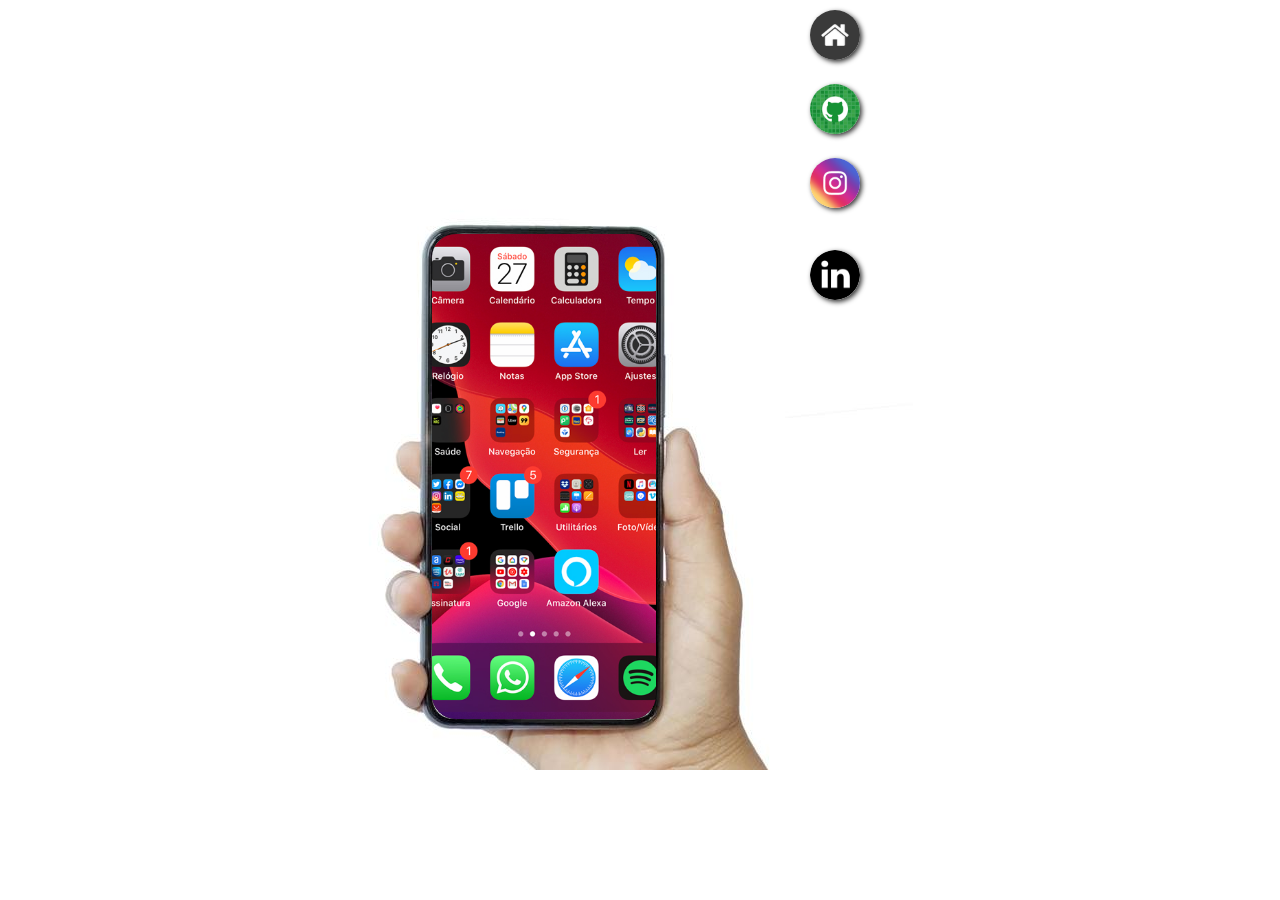
<file: index.html>
<!DOCTYPE html>
<html lang="pt-Br">
<head>
    <meta charset="UTF-8">
    <meta http-equiv="X-UA-Compatible" content="IE=edge">
    <meta name="viewport" content="width=device-width, initial-scale=1.0">
    <title>PaginaPrincipal</title>
    <link rel="stylesheet" href="style.css">
</head>
<body>

    <main>

        <section id="celular">
            <iframe src="home.html" frameborder="0" name="tela" id="tela"> seu navegador não é compartivel com isso.</iframe>  
        </section>

     <section id="redes_sociais">
            <a href="home.html" target="tela"><img src="imagens/logo-home.jpg" alt=""></a><br>
            
            <a href="github.html" target="tela"><img src="imagens/logo-github.jpg" alt=""></a><br>
            
            <a href="instagram.html" target="tela"><img src="imagens/logo-instagram.jpg" alt=""></a><br>
            <br>
            <a href="linkedin.html" target="tela"><img src="imagens/in.png" alt=""></a><br>        
        </section>
    </main>
    
</body>
</html>
</file>
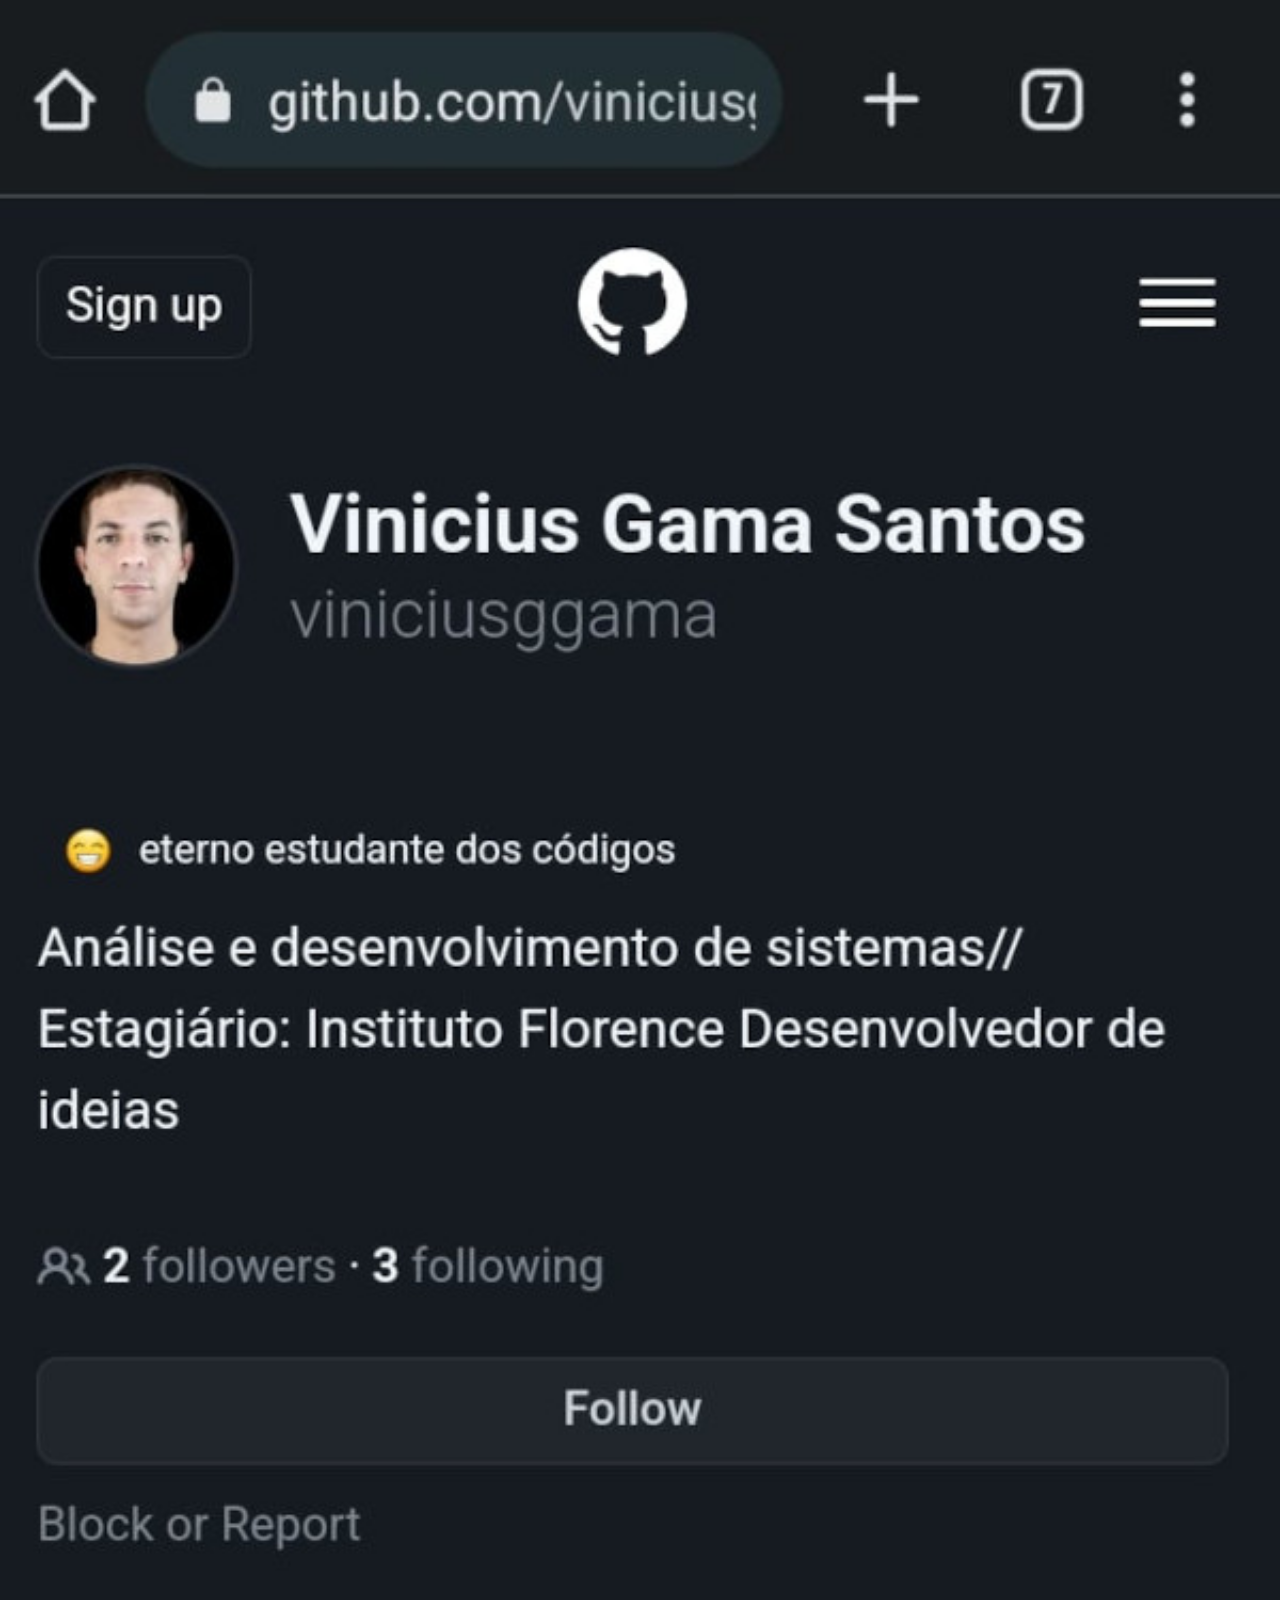
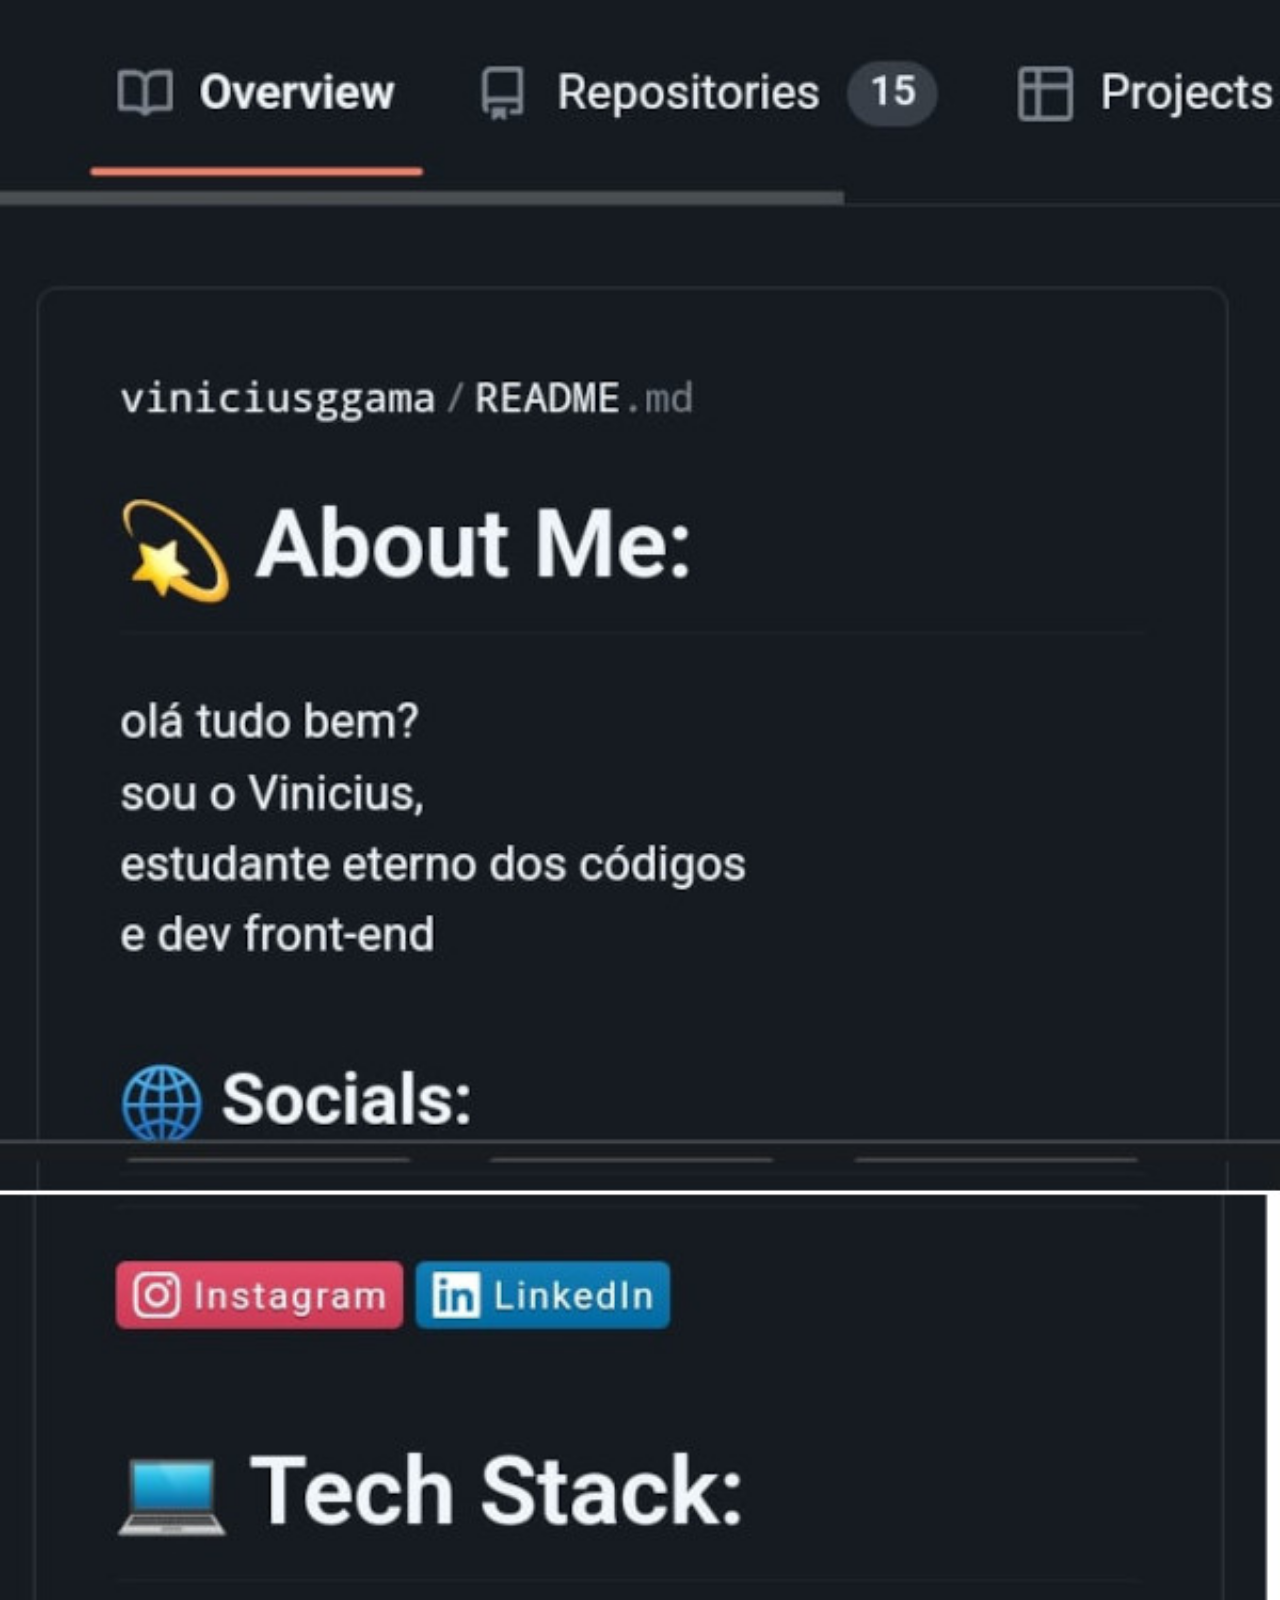
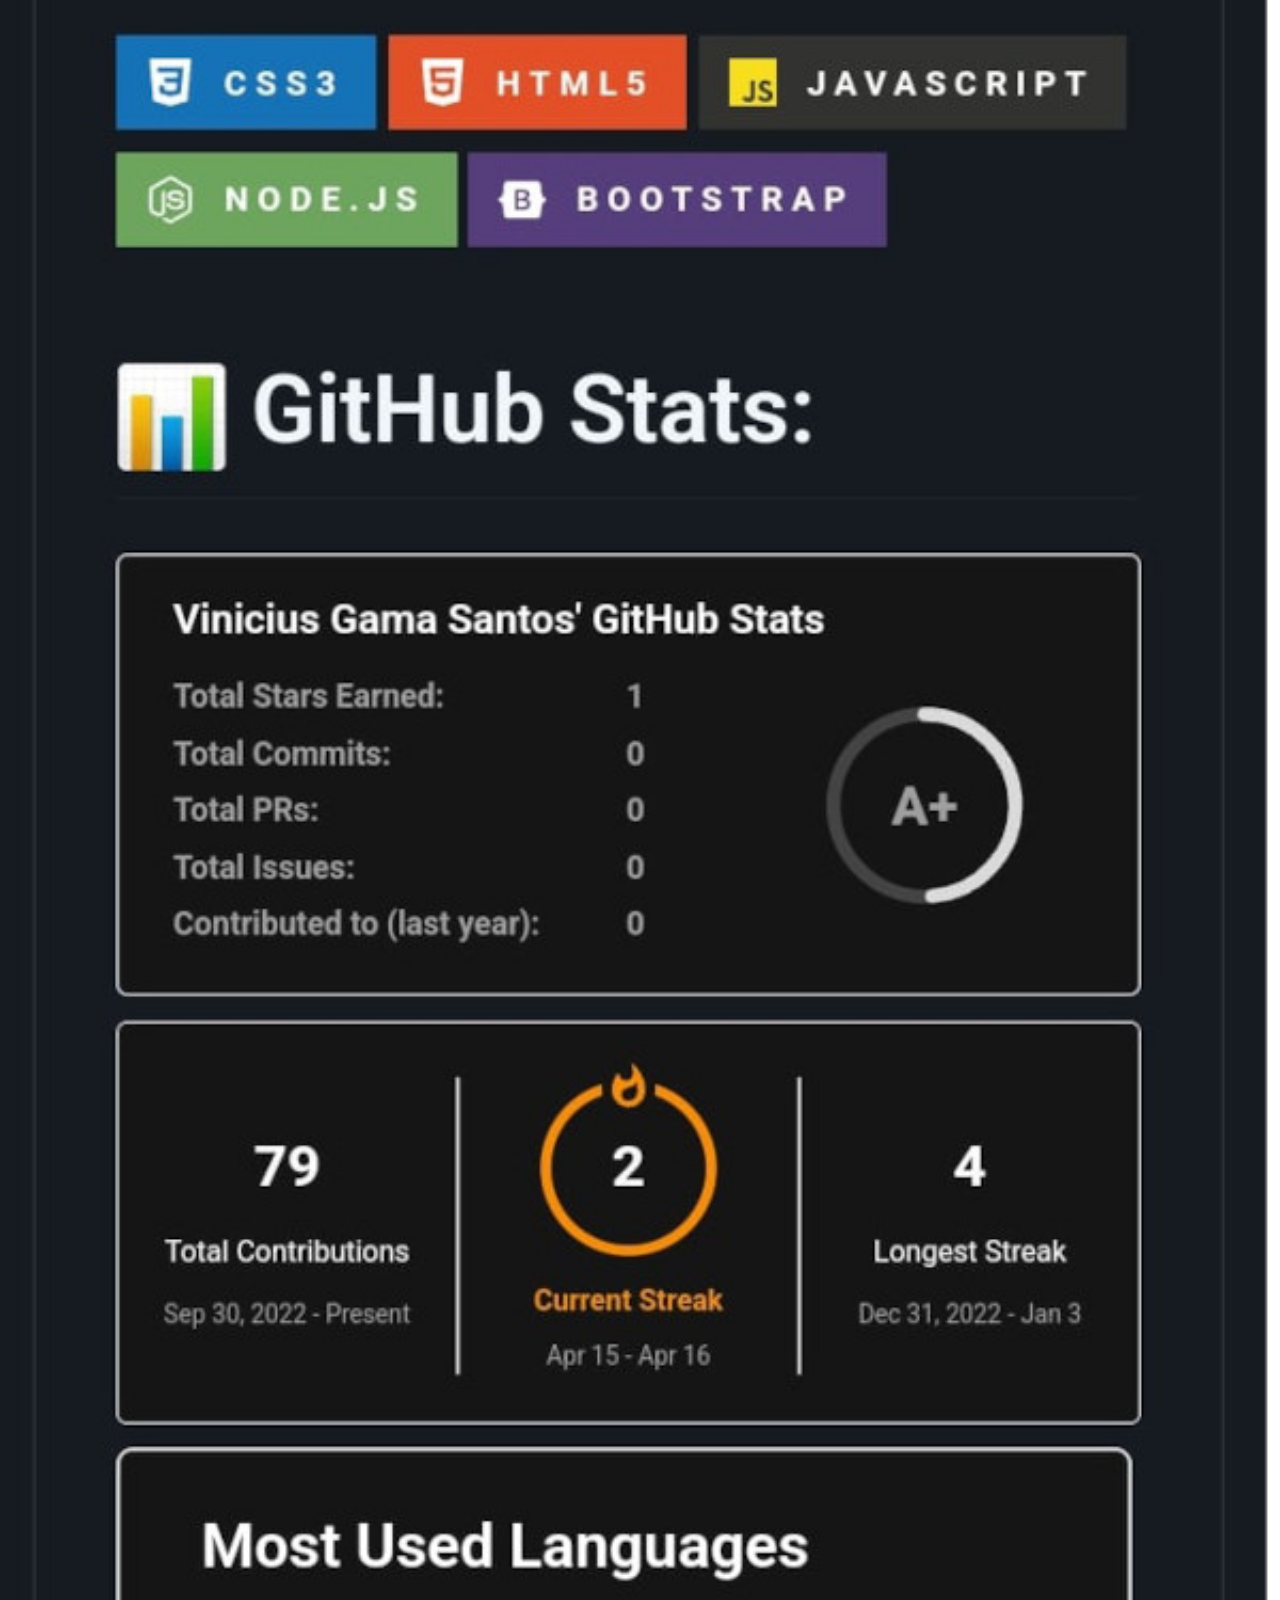
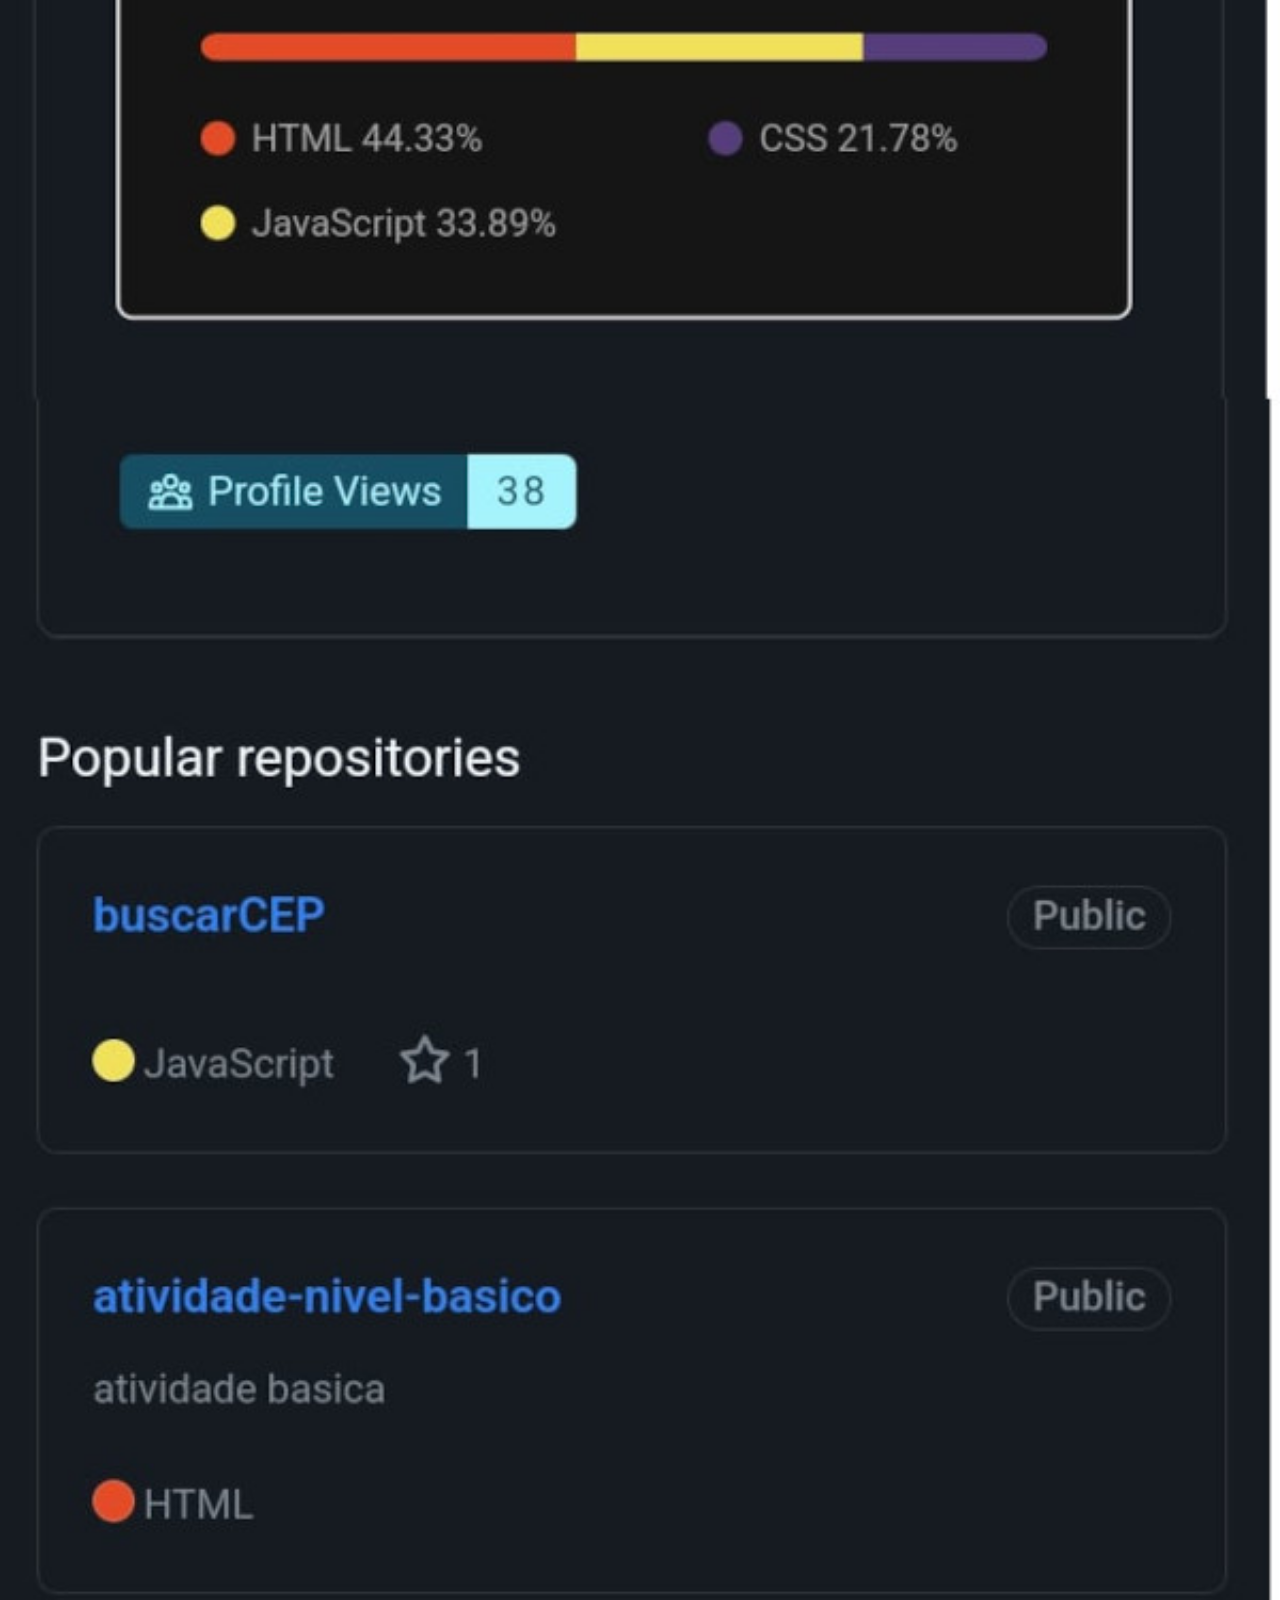
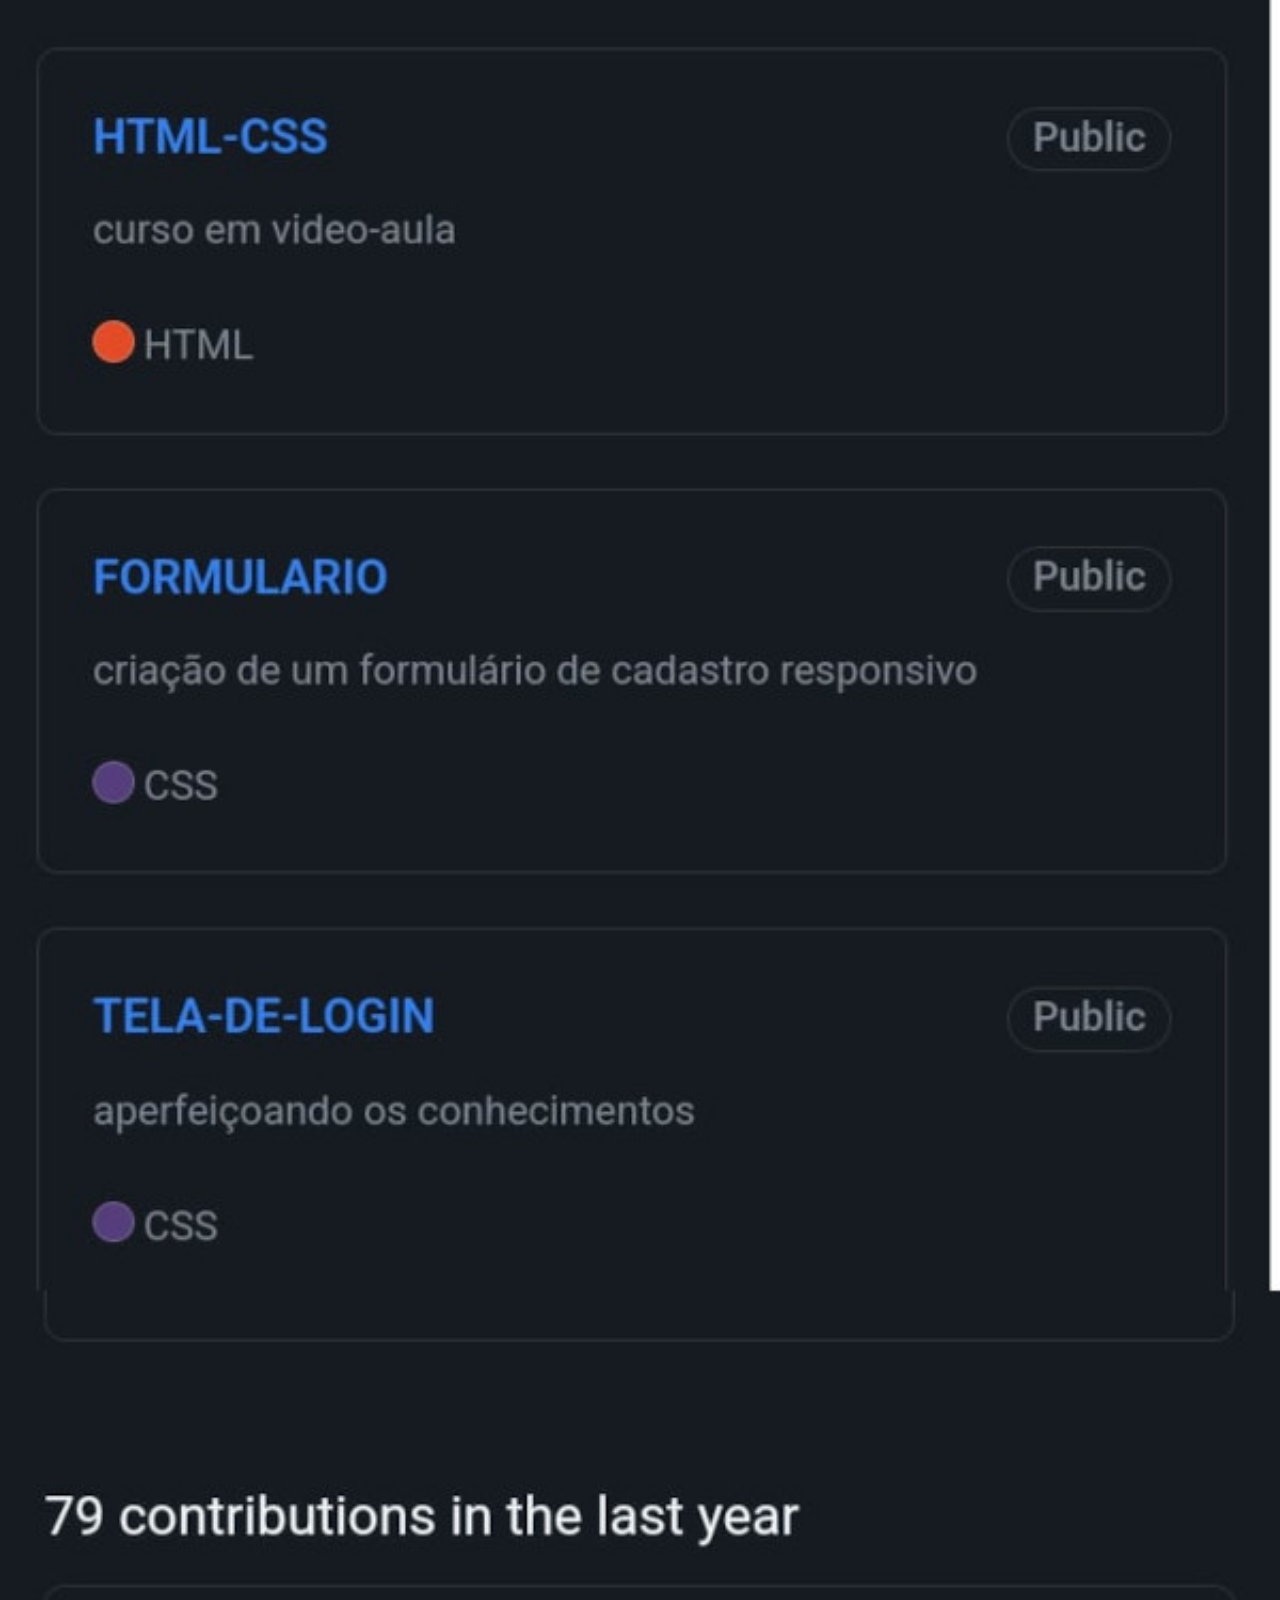
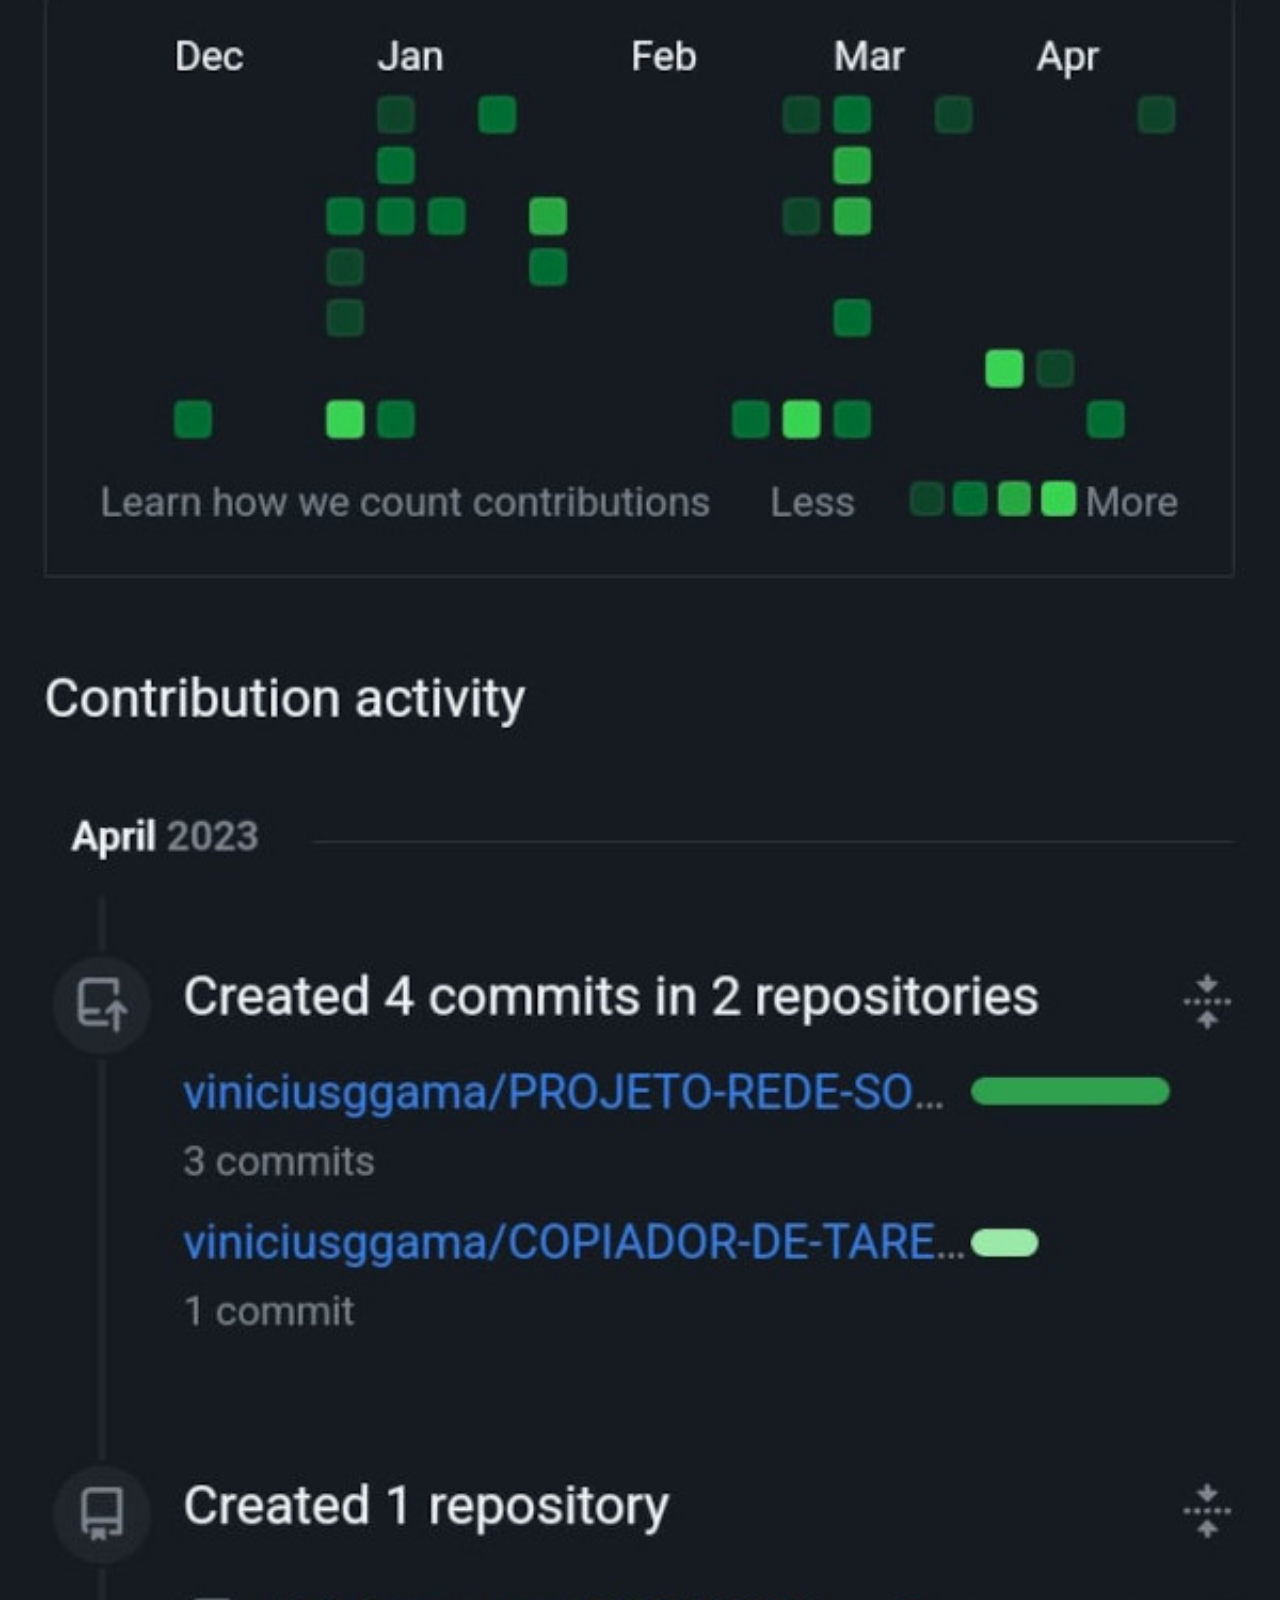
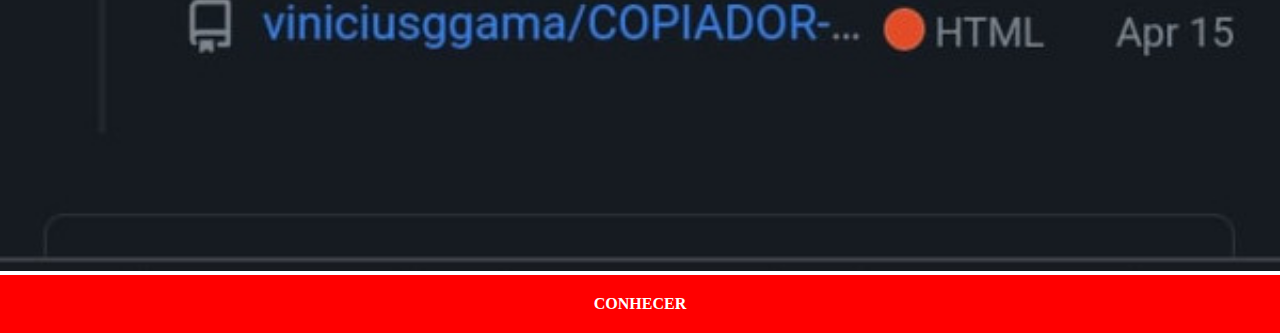
<file: github.html>
<!DOCTYPE html>
<html lang="pt-BR">
<head>
    <meta charset="UTF-8">
    <meta http-equiv="X-UA-Compatible" content="IE=edge">
    <meta name="viewport" content="width=device-width, initial-scale=1.0">
    <title>github</title>
  <link rel="stylesheet" href="imagens.css">
</head>

<body>
    <img src="imagens/github.jpg" alt="github">
    <a href="https://github.com/viniciusggama" target="_blank">CONHECER</a>
    
</body>

</html>
</file>
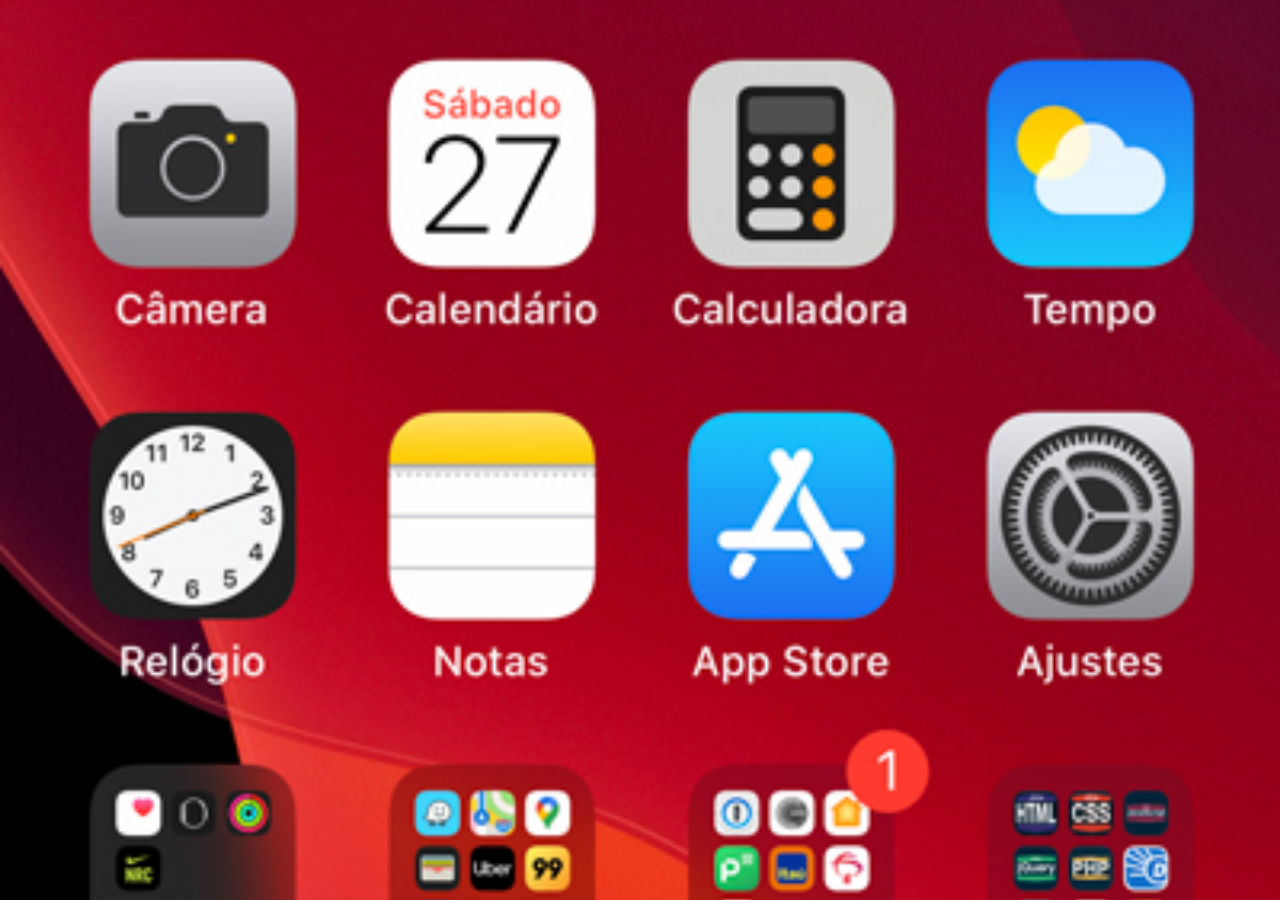
<file: home.html>
<!DOCTYPE html>
<html lang="pt-BR">
<head>
    <meta charset="UTF-8">
    <meta http-equiv="X-UA-Compatible" content="IE=edge">
    <meta name="viewport" content="width=device-width, initial-scale=1.0">
    <title>Document</title>
    <style>
        *{
            margin: 0px;
            padding: 0px;
        }

        body{
            width: 100vw;
            height: 100vh;
            background: black url('imagens/tela-home.jpg') no-repeat top center;
           background-size: cover;
        }
    </style>
</head>
<body>
    
</body>
</html>
</file>
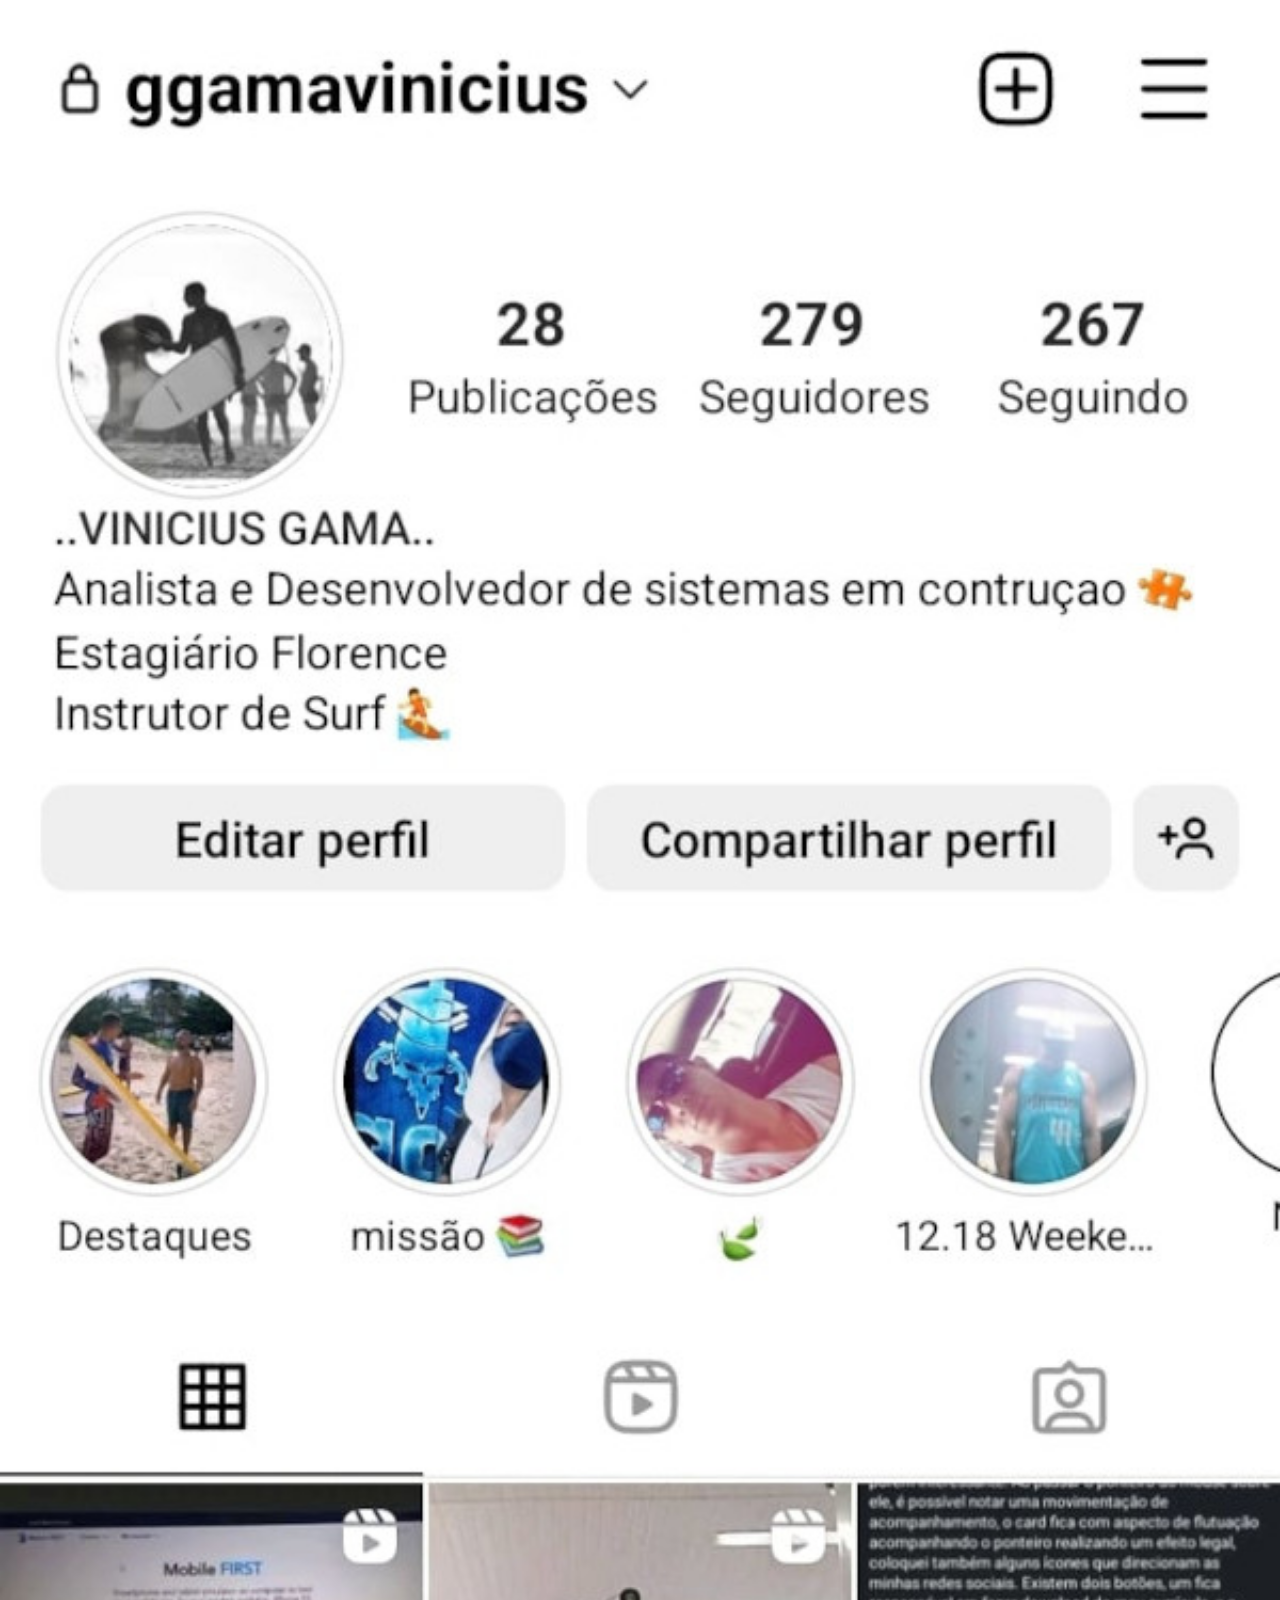
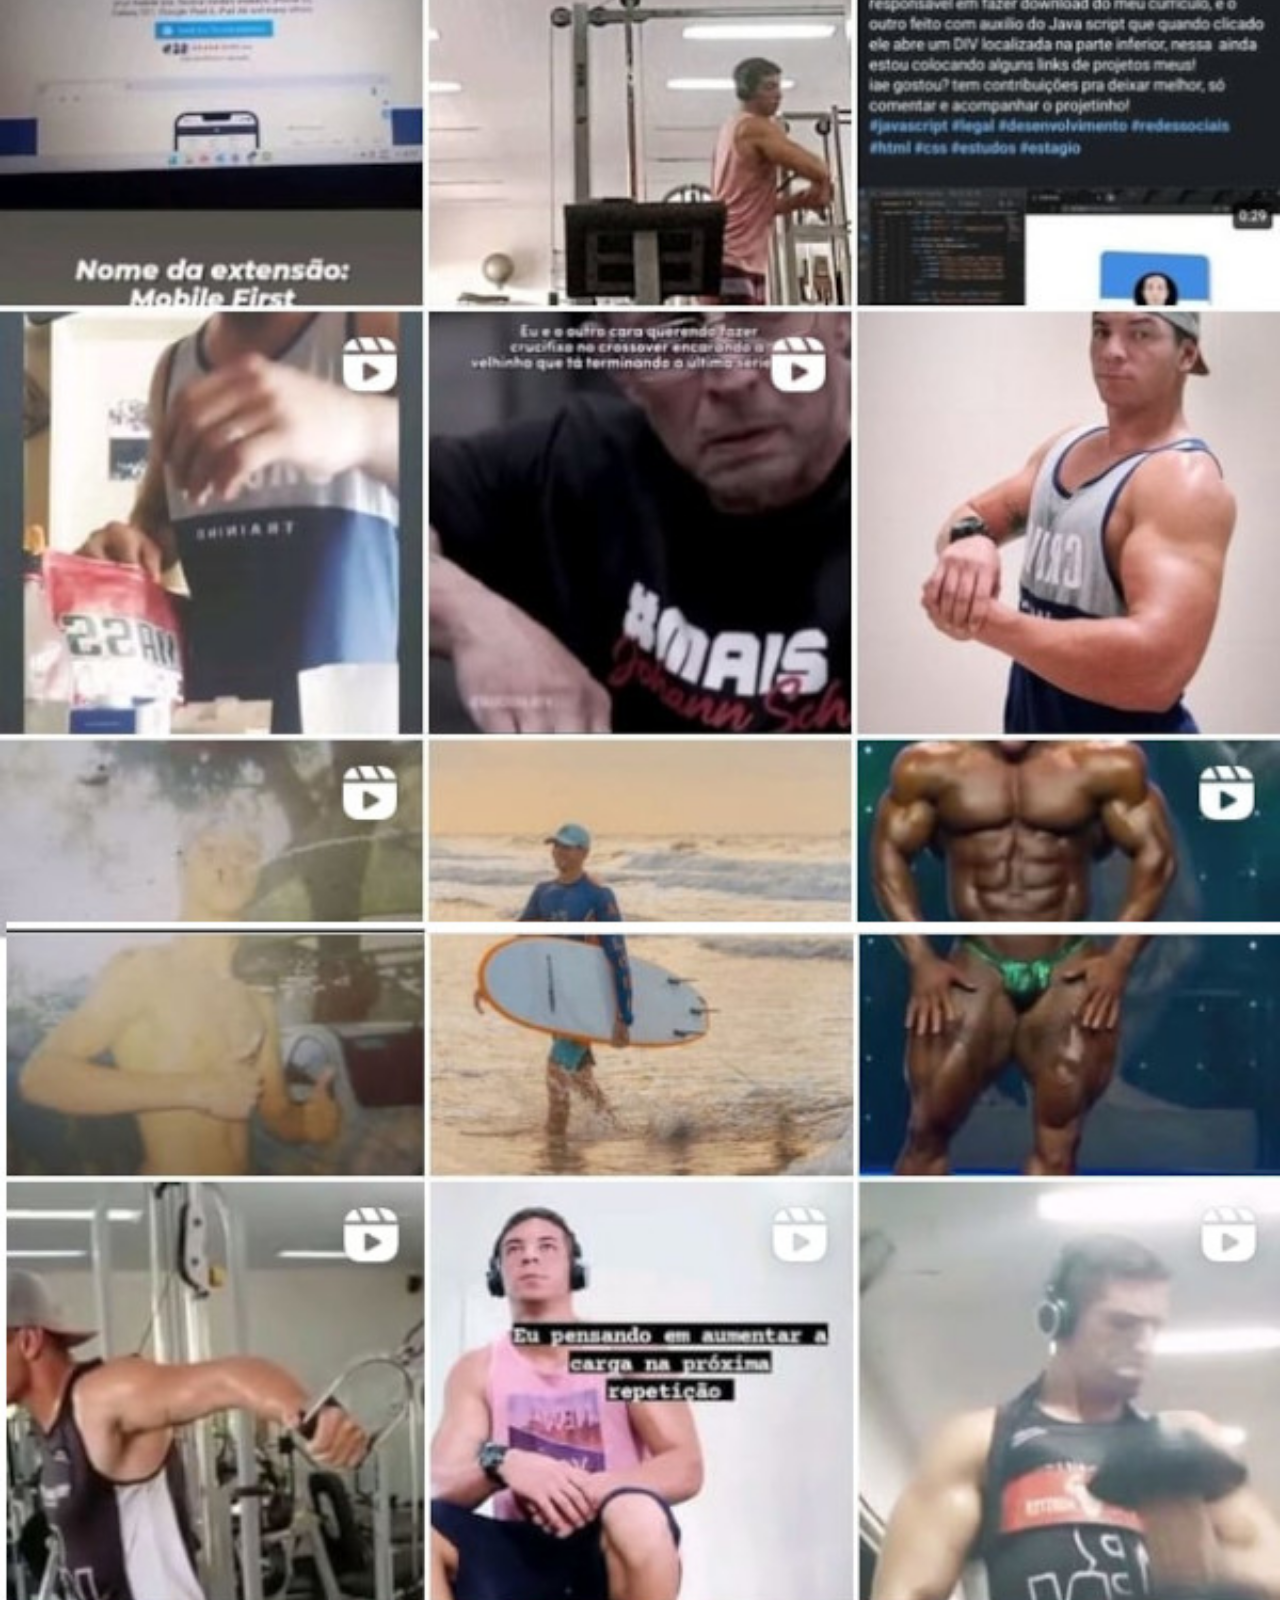
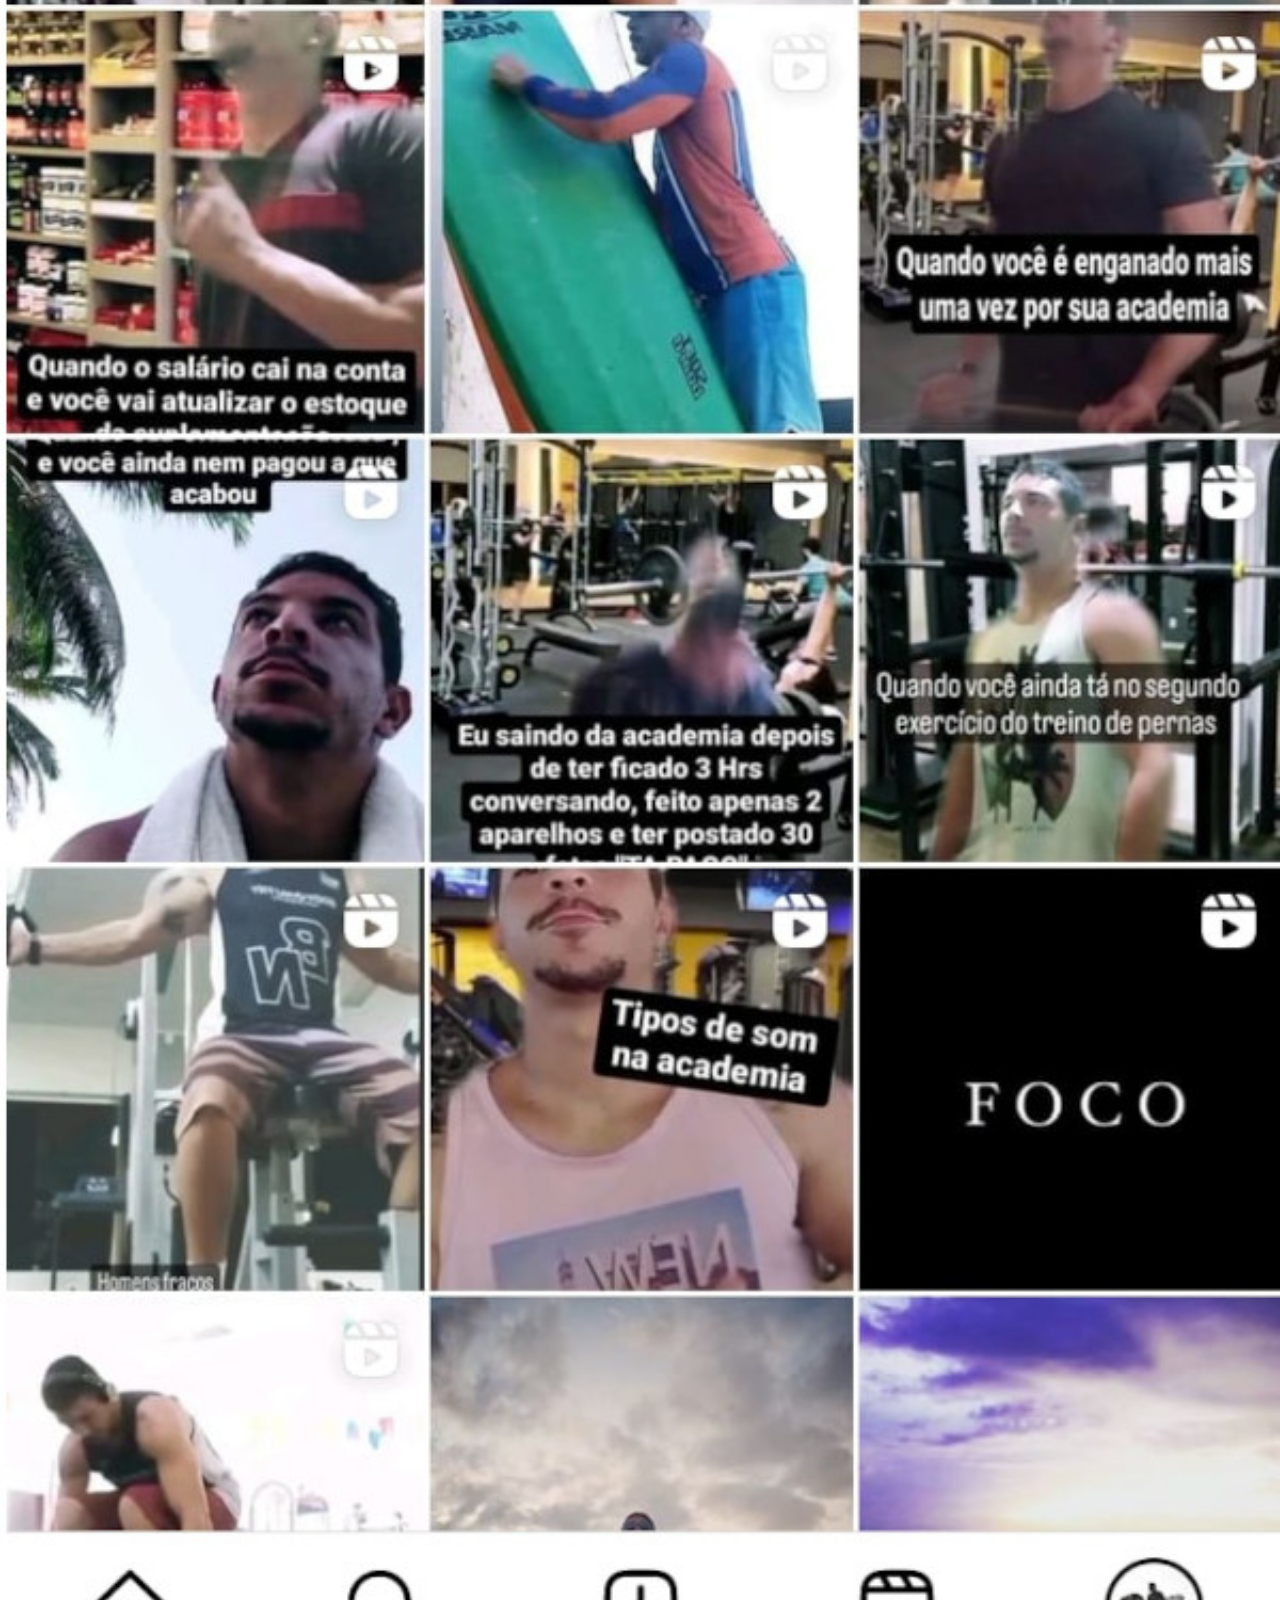
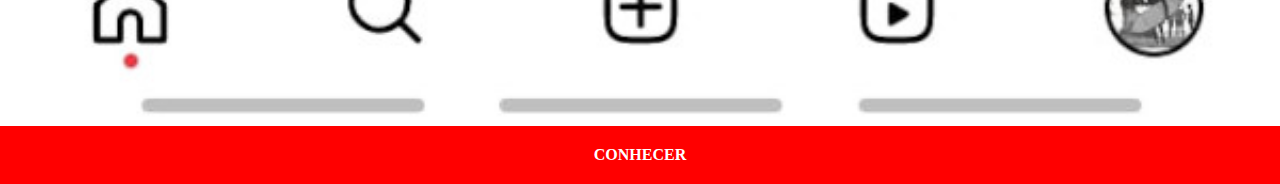
<file: instagram.html>
<!DOCTYPE html>
<html lang="pt-Br">
<head>
    <meta charset="UTF-8">
    <meta http-equiv="X-UA-Compatible" content="IE=edge">
    <meta name="viewport" content="width=device-width, initial-scale=1.0">
    <title>instagram</title>
    <link rel="stylesheet" href="imagens.css">
</head>

<body>
    <img src="imagens/instagram.jpg" alt="instagram">
    <a href="https://www.instagram.com/invites/contact/?i=ueu5tsifeb3k&utm_content=k9huve5" target="_blank">CONHECER</a>
</body>
</html>
</file>
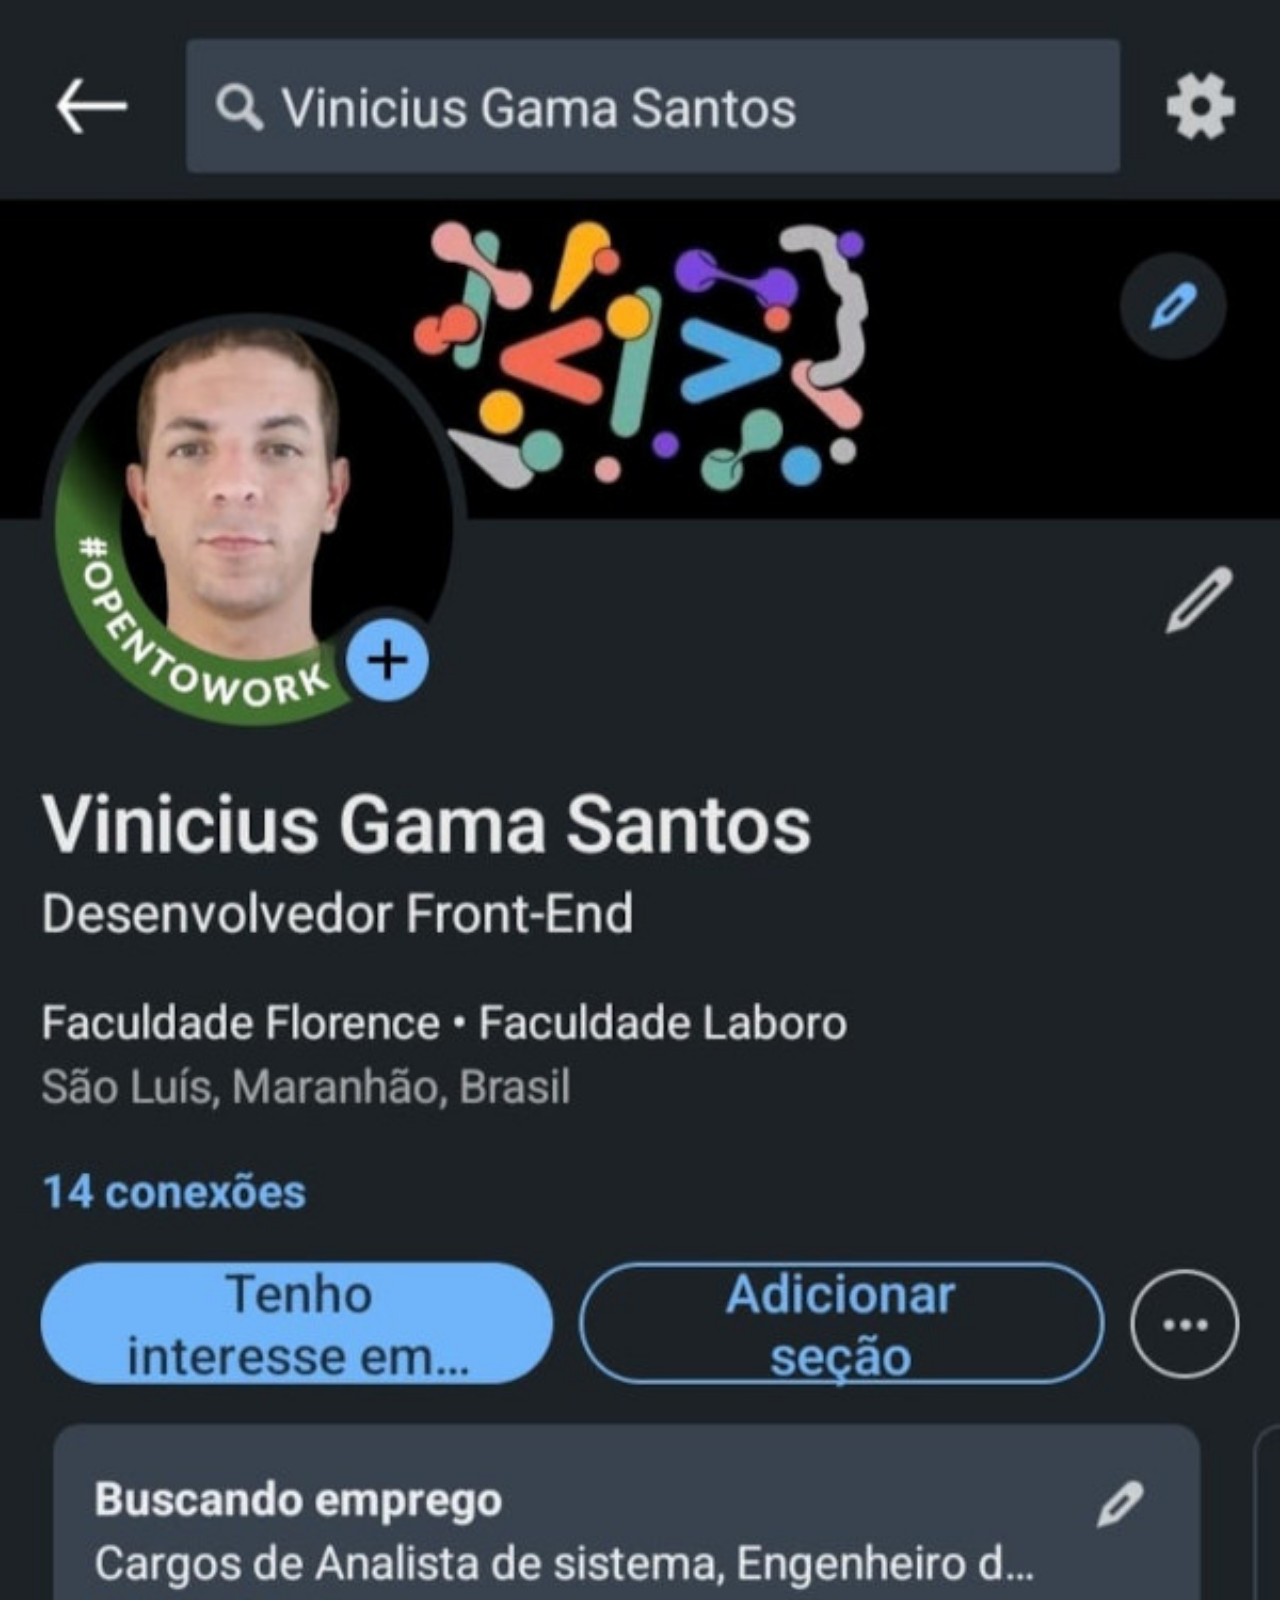
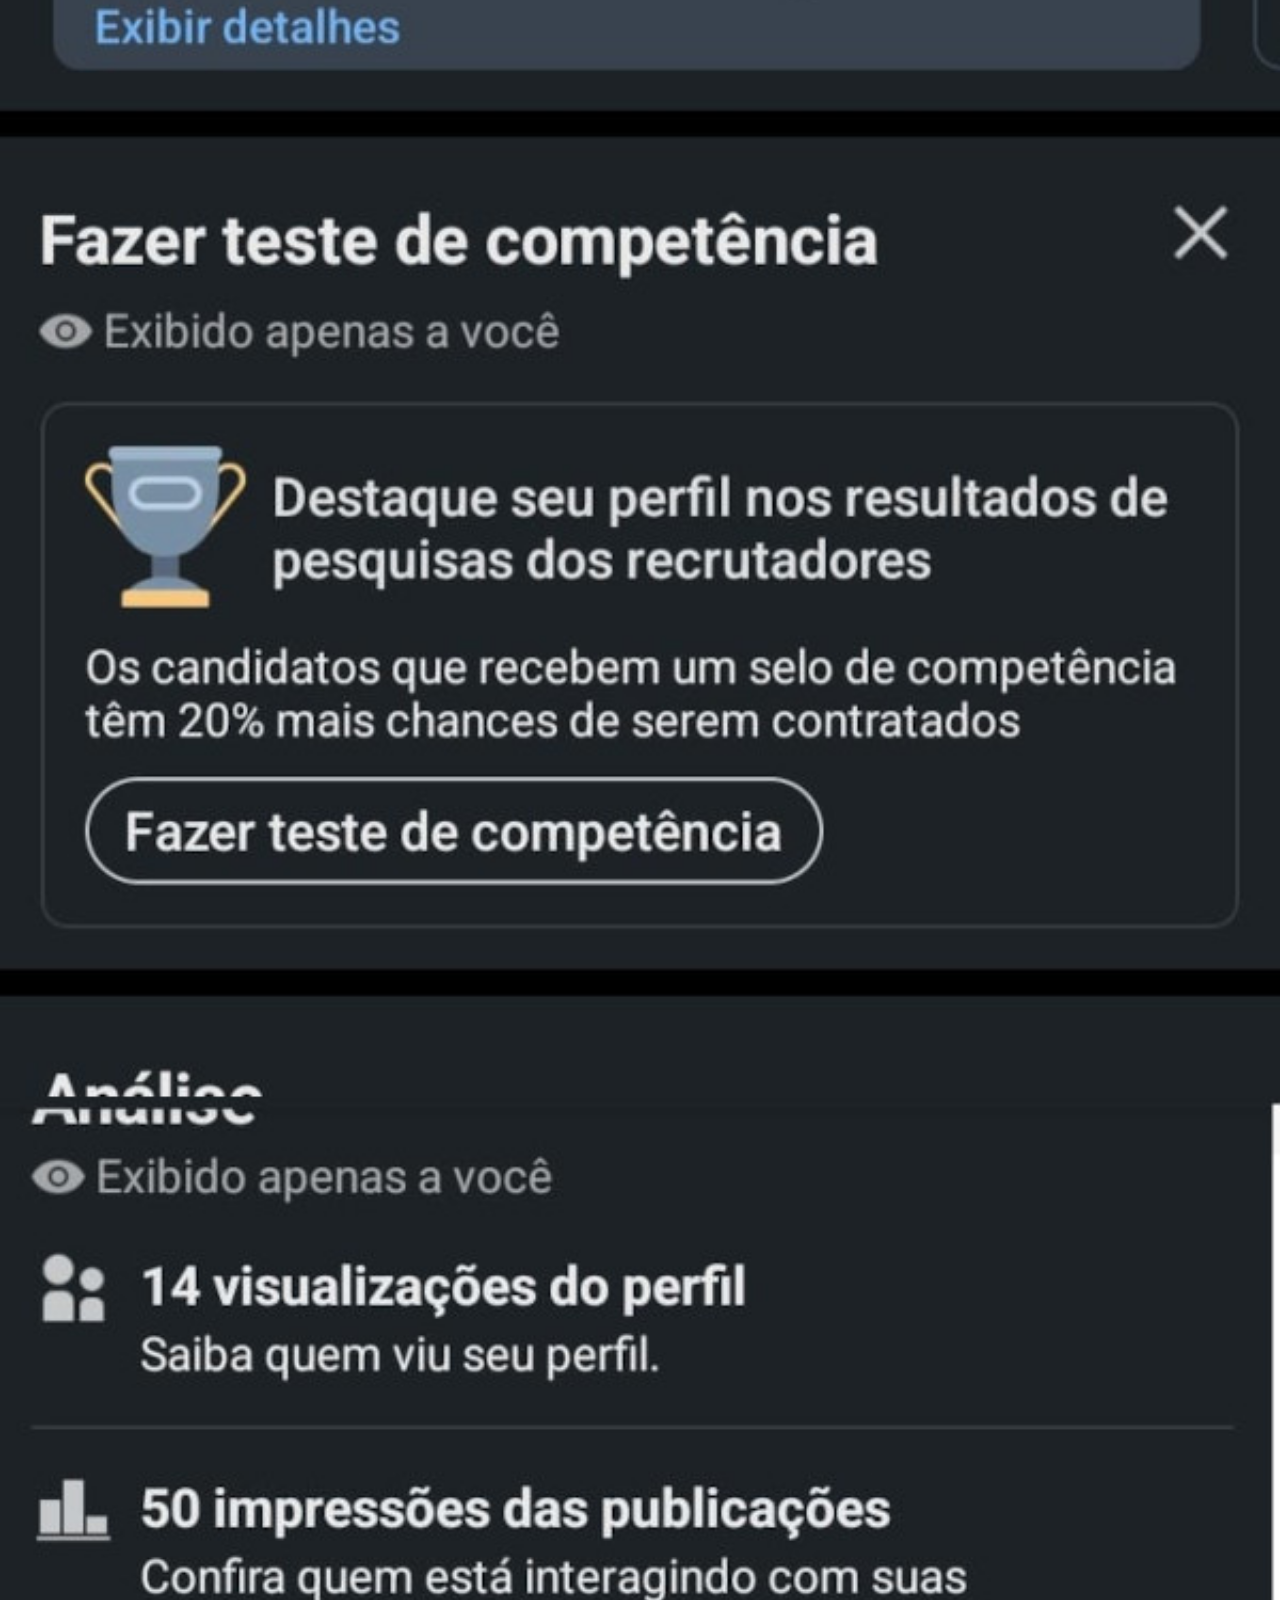
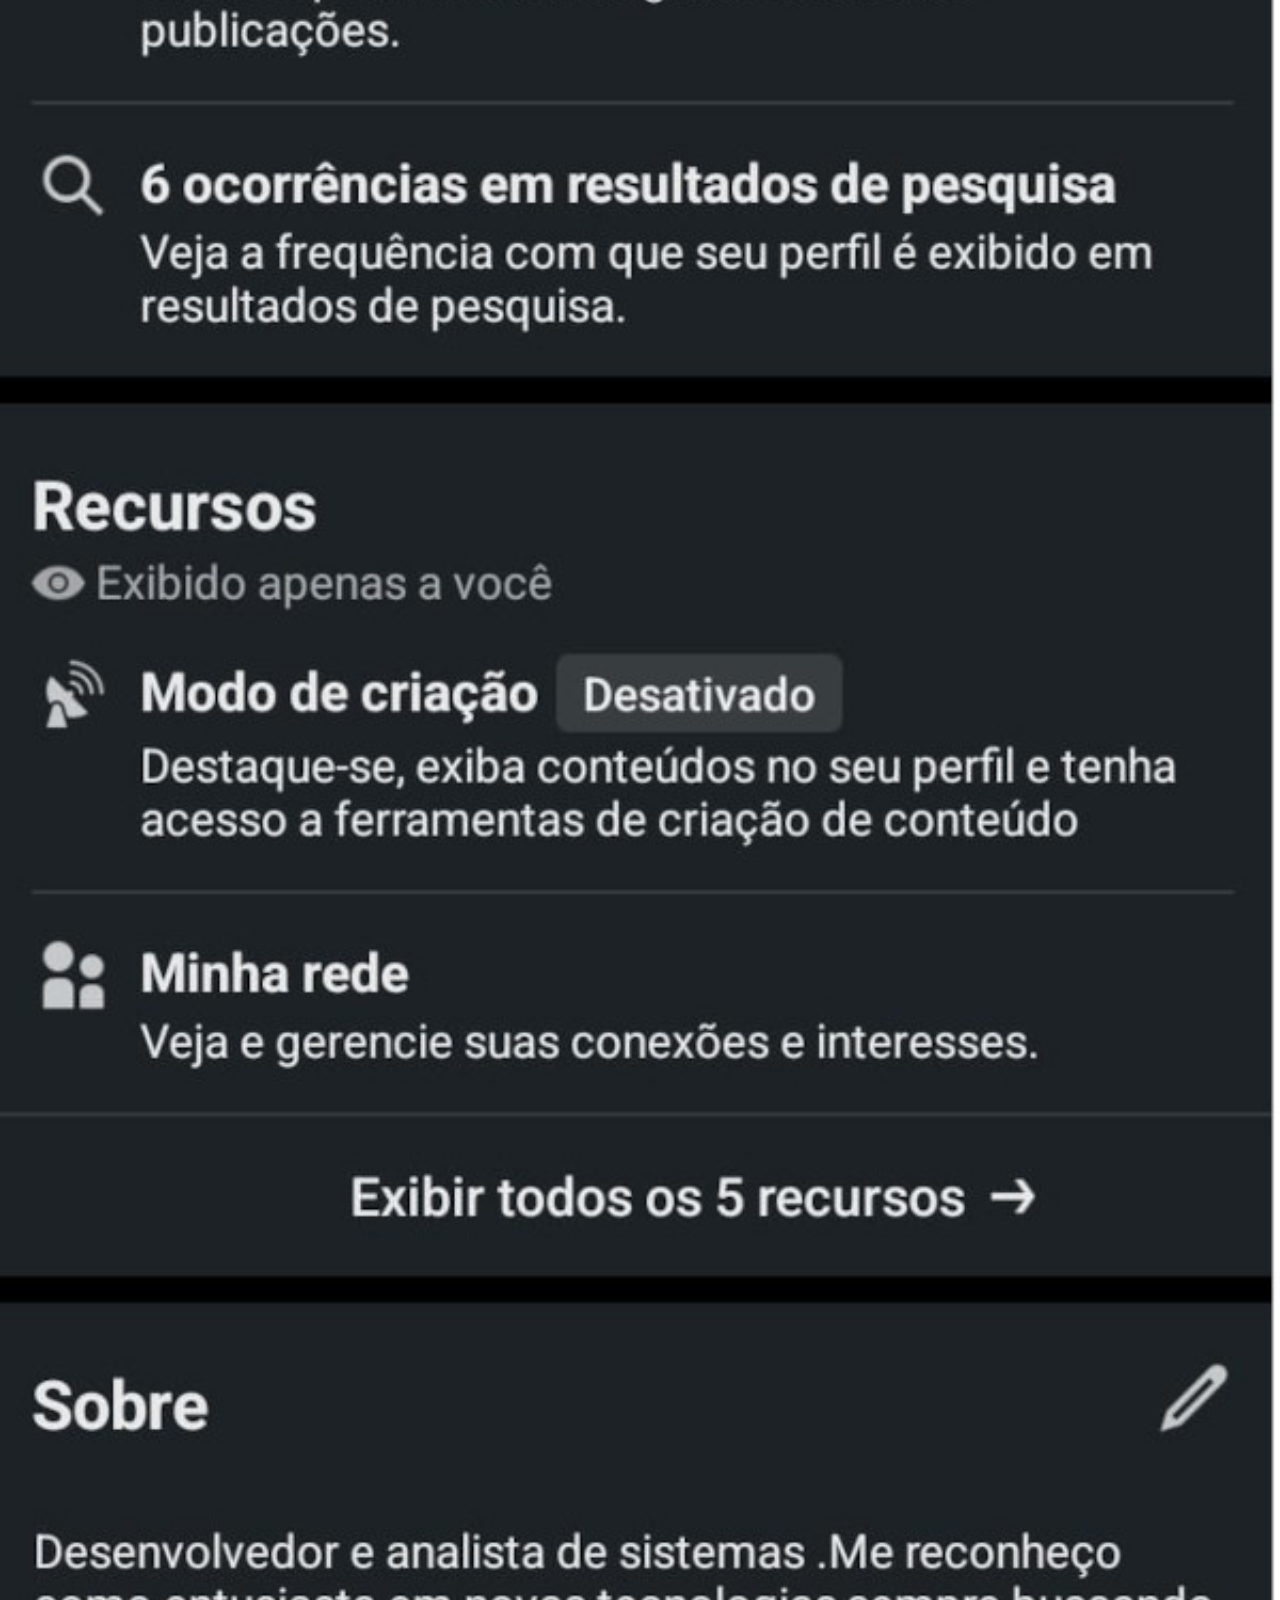
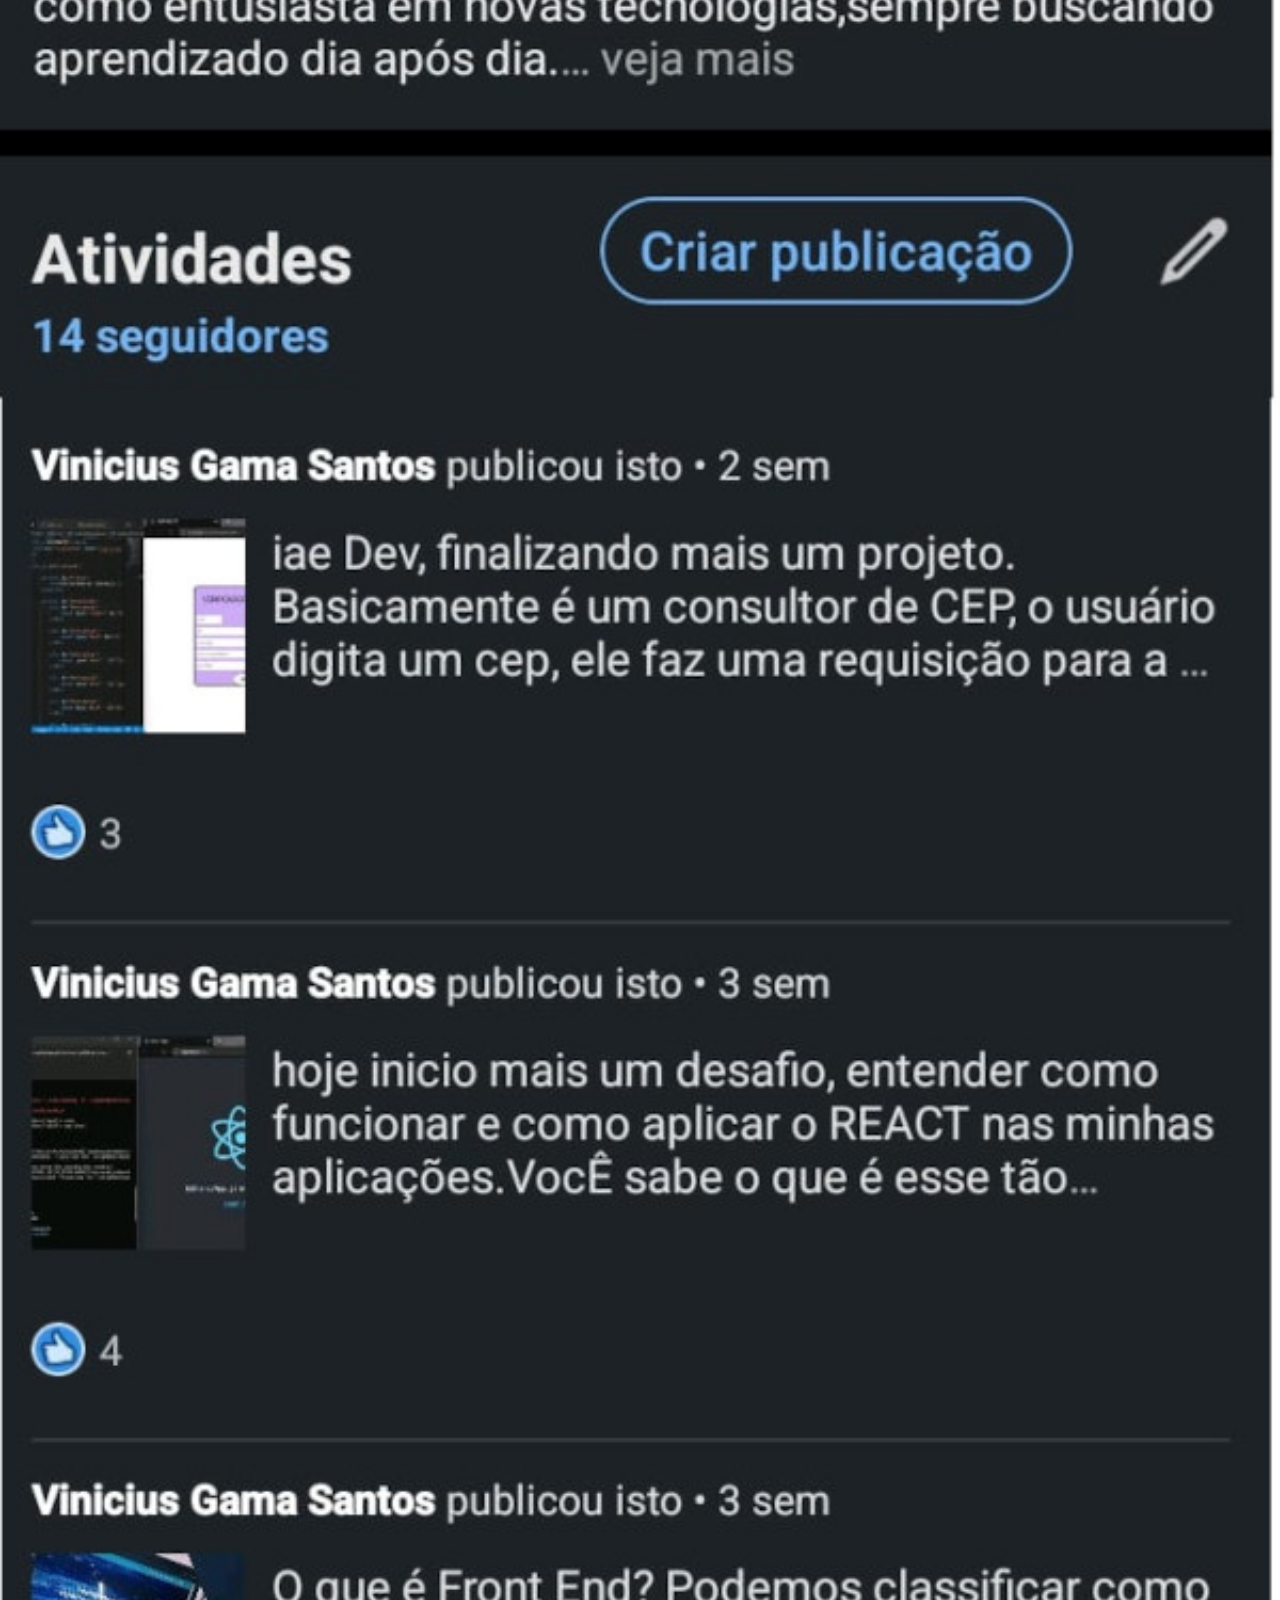
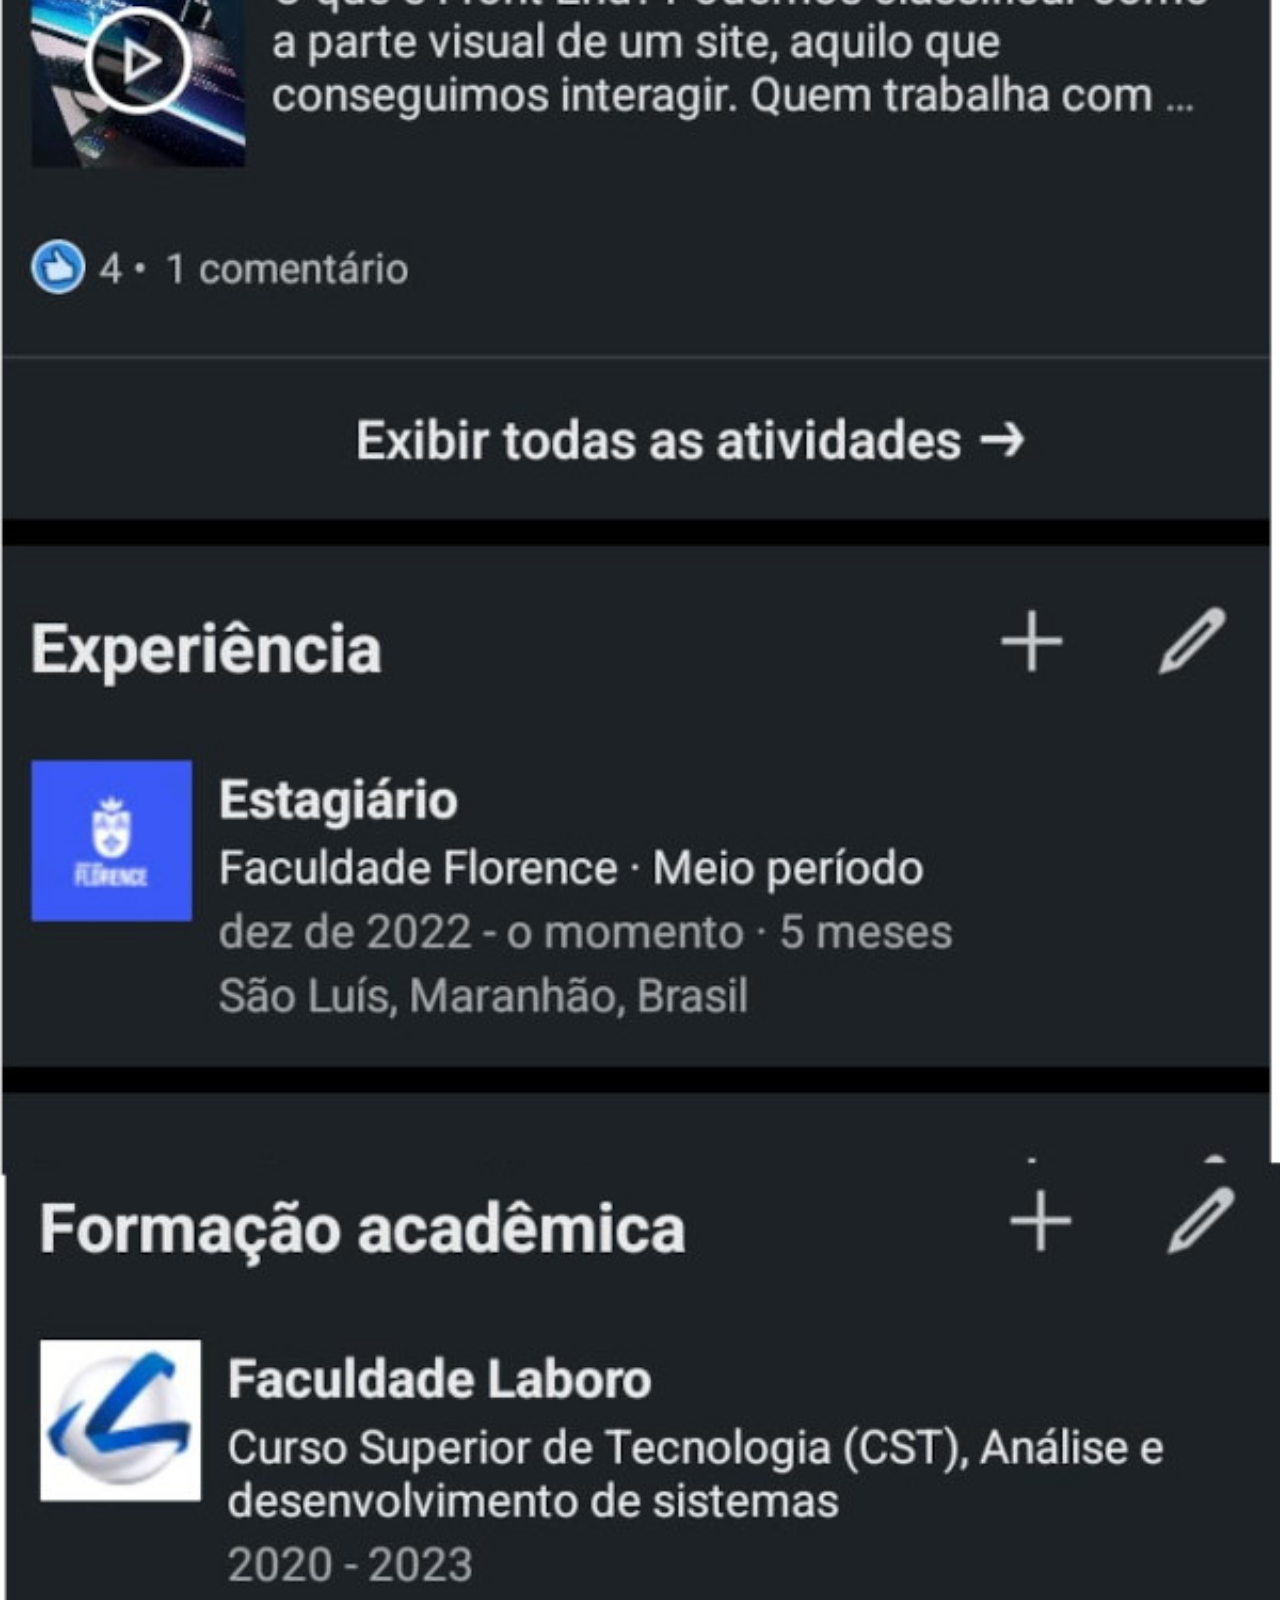
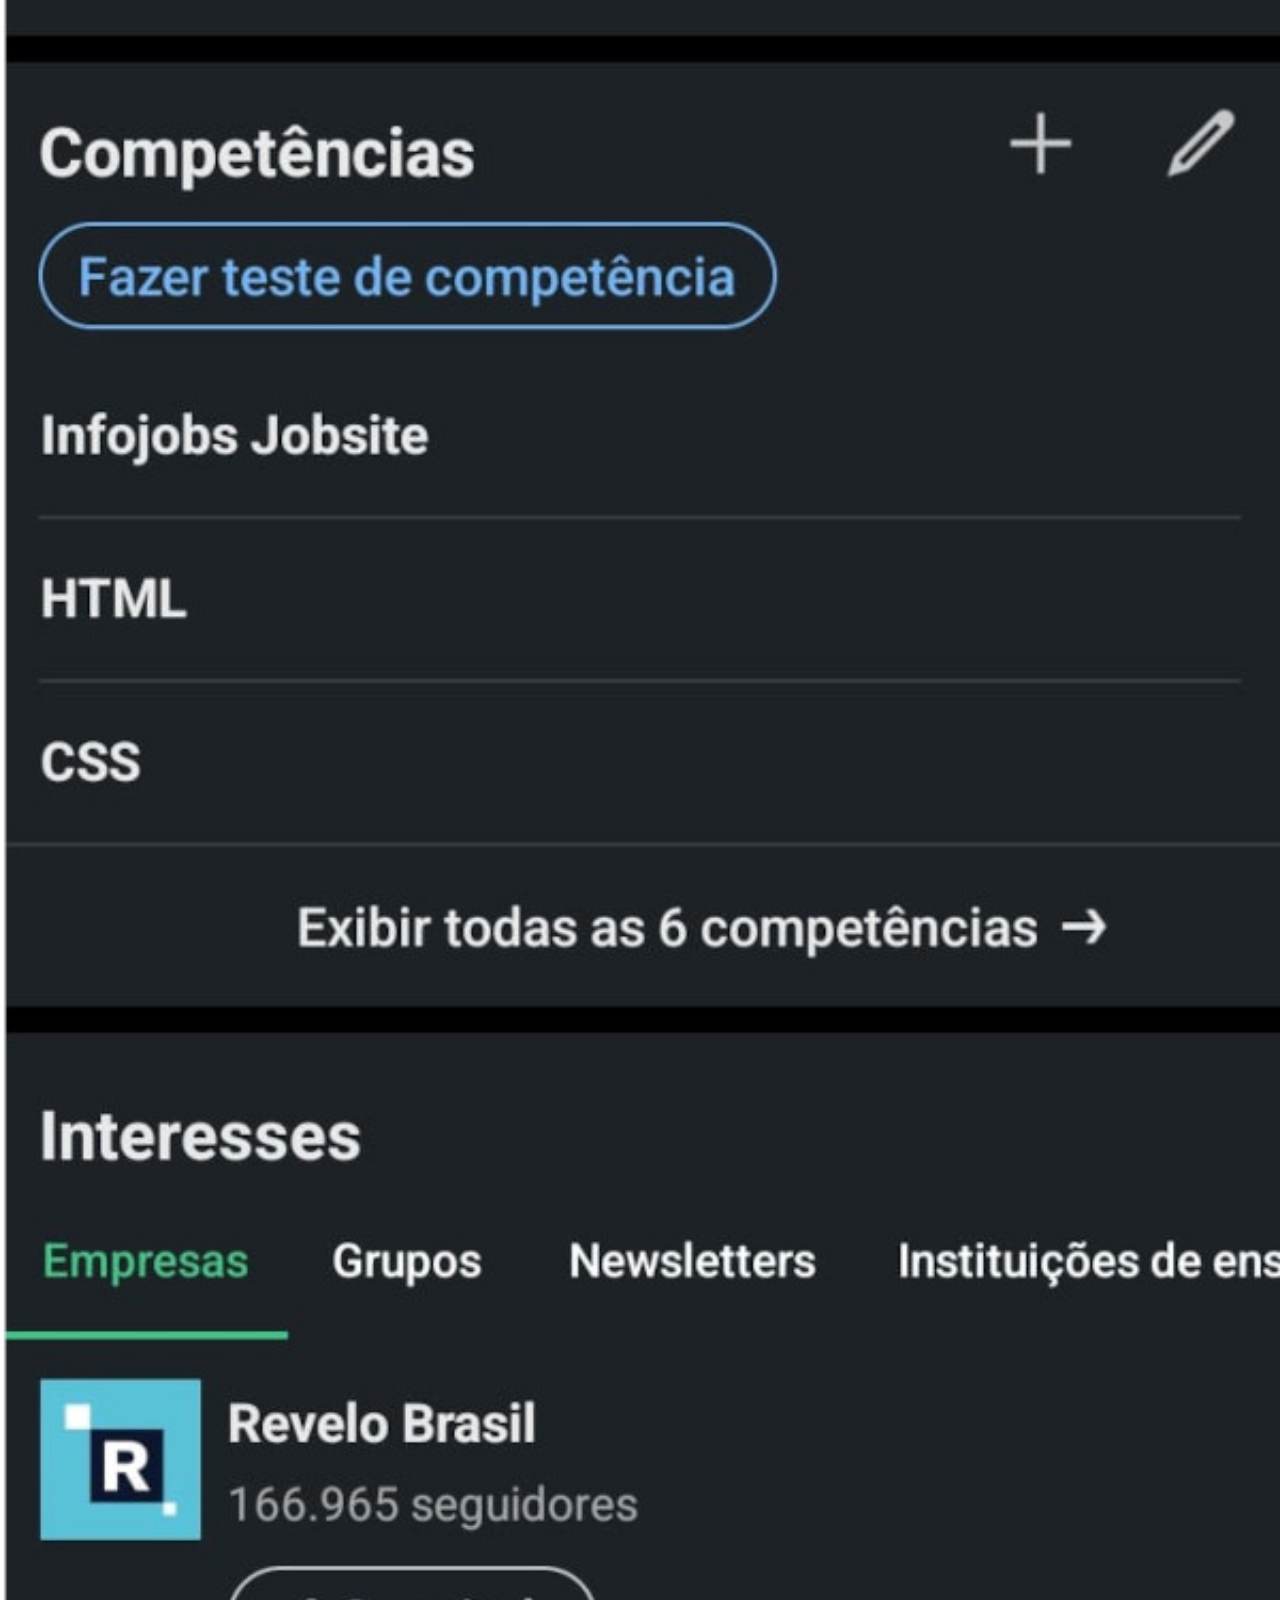
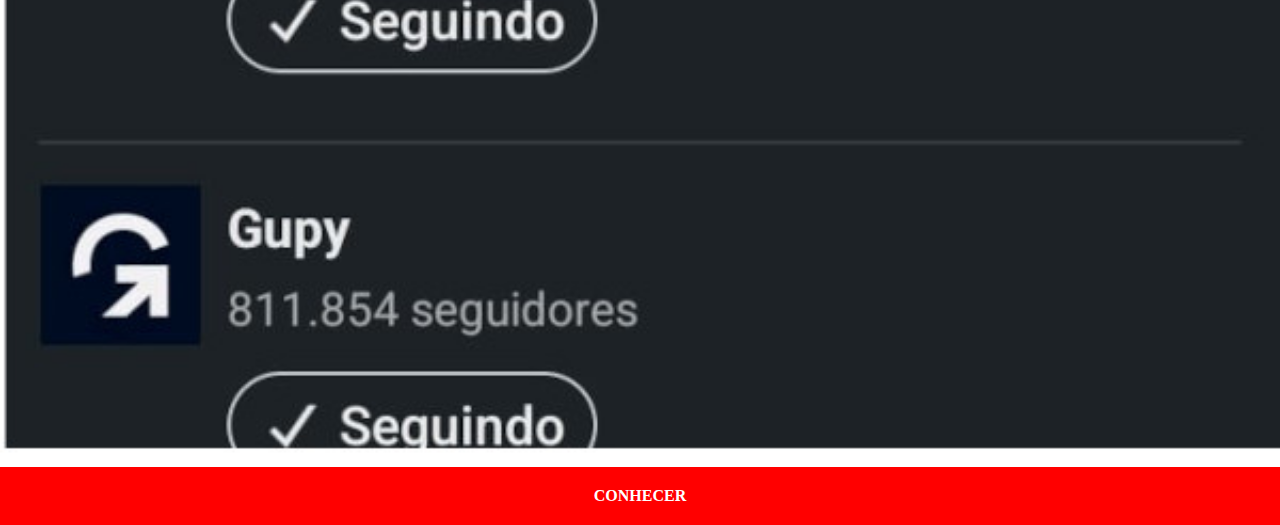
<file: linkedin.html>
<!DOCTYPE html>
<html lang="pt-Br">
<head>
    <meta charset="UTF-8">
    <meta http-equiv="X-UA-Compatible" content="IE=edge">
    <meta name="viewport" content="width=device-width, initial-scale=1.0">
    <title>linkedin</title>
    <link rel="stylesheet" href="imagens.css">

</head>
<body>

    <img src="imagens/linkedin.jpg" alt="linkedin">
    <a href="https://www.linkedin.com/in/vinicius-gama-santos-66a64b250" target="_blank">CONHECER</a>
    
</body>
</html>
</file>
<file: style.css>
*{
    margin: 0;
    padding: 0;
}



html,body{
    height:100vh;
    width: 100vw;
    background-color:white;
}

main{
    height: 100vh;
    position: relative;
   
    
}

section#celular{
    position: absolute;
    top: 50%;
    left: 50%;
    transform: translate(-50%,-50%);
    height:640px;
    width: 550px;
    background-color: blue;
    background: url(imagens/1995469-a-mao-esta-segurando-a-telamao_celular.jpg) no-repeat top center;
}

iframe#tela{
    position: relative;
    top: 104px;
    left: 67px;
    height:485px;
    width: 224px;
    border-radius: 24px;
}

section#redes_sociais img{
   width: 50px;
   margin: 10px;
   border-radius: 50%;
   box-shadow: 2px 2px 5px rgba(0, 0, 0, 0.801);
   box-sizing: border-box;

}

section#redes_sociais{
    position: fixed;
    left: 800px;
    z-index: 1;
}

section#redes_sociais img:hover{
    border: 2px solid rgba(0, 0, 0, 0.623);
    transform: translate(-3px, -3px);
    box-shadow: 5px 5px 10px rgba(0, 0, 0, 0.774);
    transition:transform 0.5s;
}
</file>
<file: imagens.css>
*{
    margin: 0px;
    padding: 0px;
}

::-webkit-scrollbar{
    width: 0px;
    height: 0px;
}

img{
    width: 100vw;
}

a{
    display:block;
    background-color: red;
    color: white;
    padding: 20px;
    text-align: center;
    font-weight: bolder;
    text-decoration: none;
}

a:hover {
    background-color: rgb(0, 68, 255);
    cursor: pointer;
}
</file>
